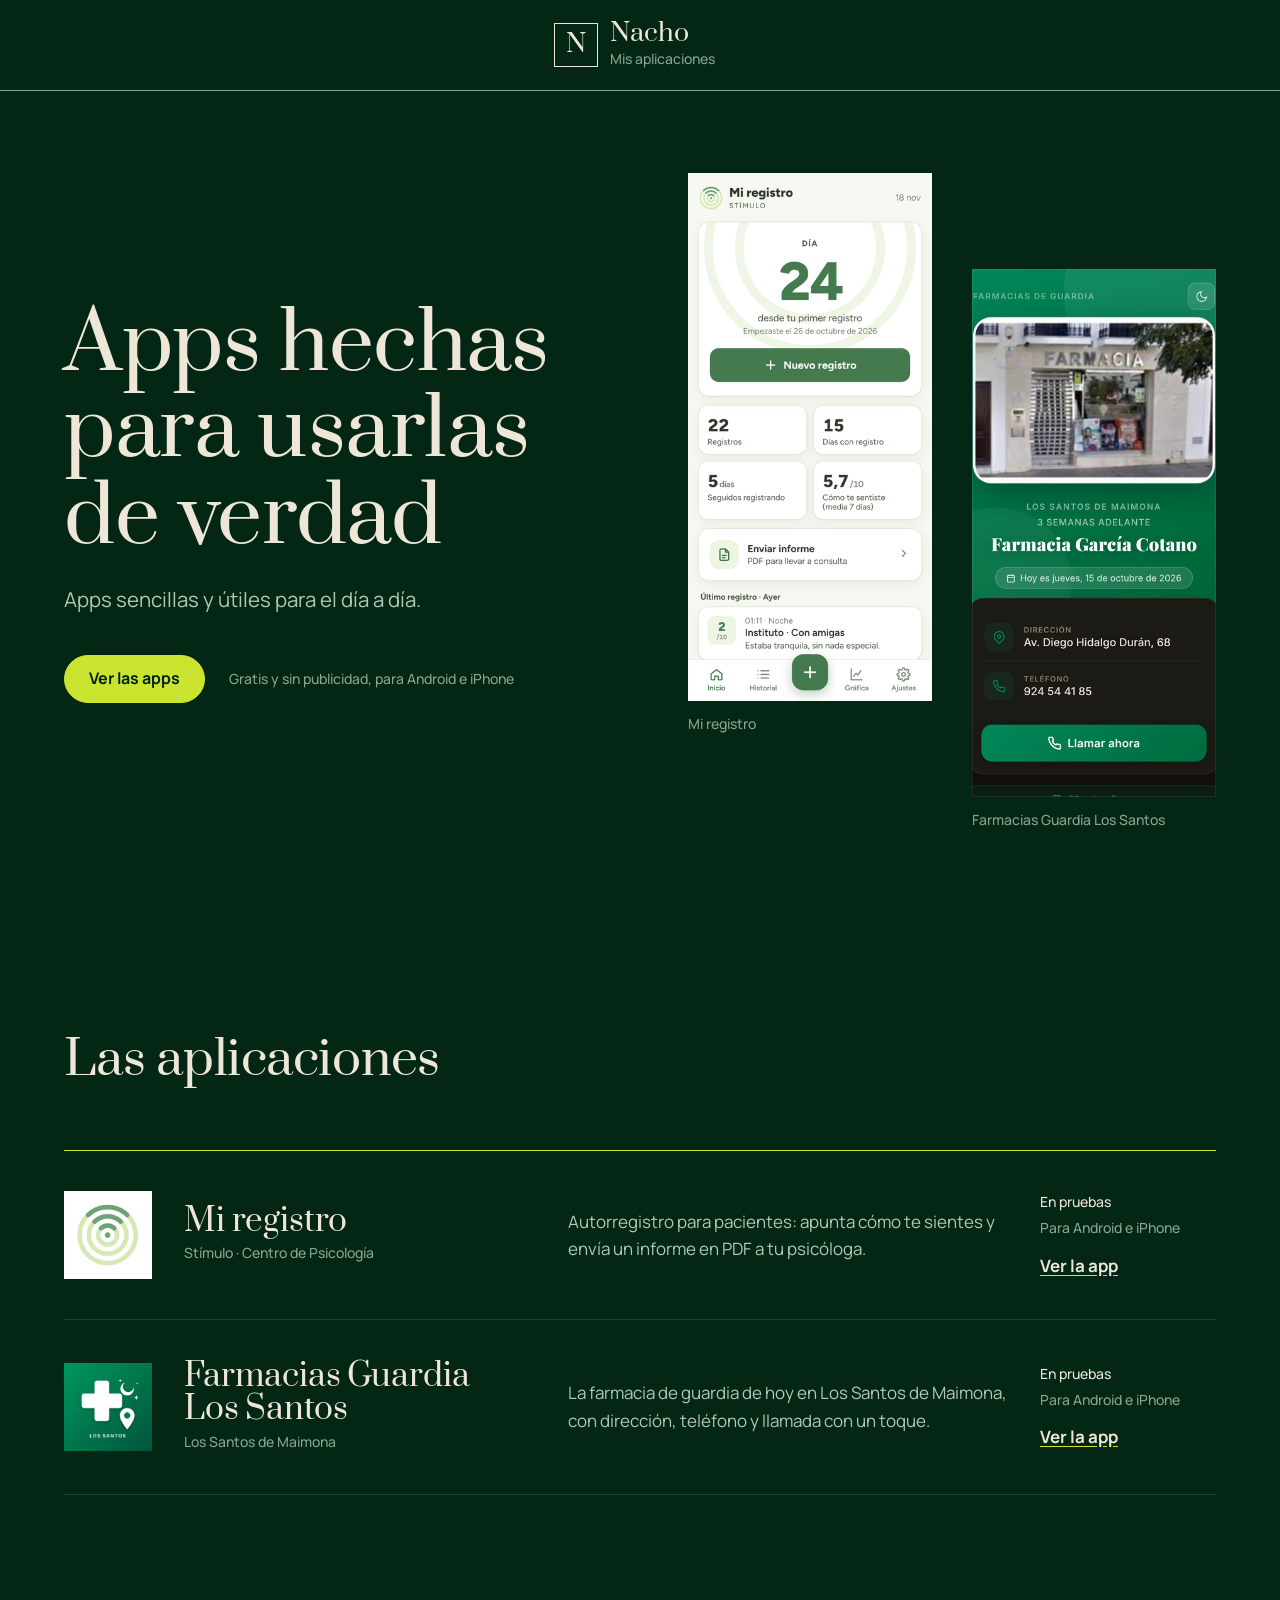
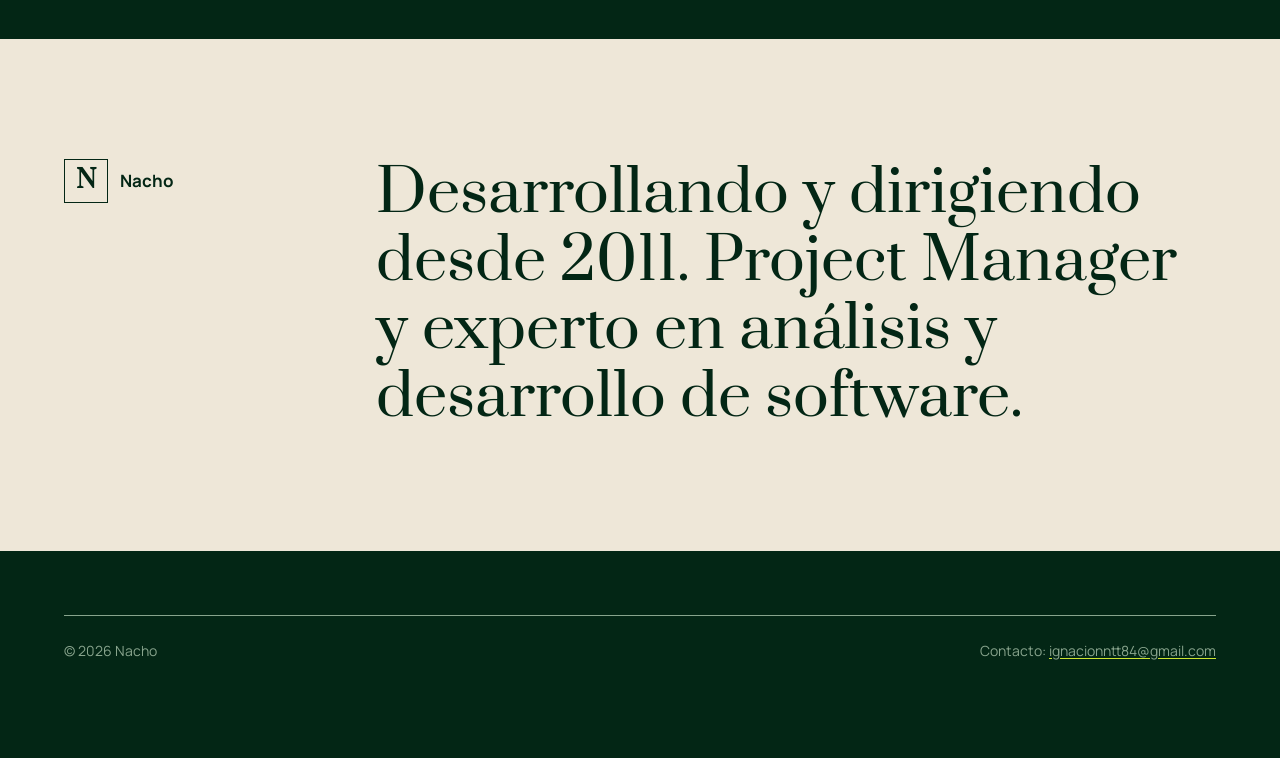
<file: index.html>
<!DOCTYPE html>
<html lang="es">
<head>
<meta charset="utf-8">
<meta name="viewport" content="width=device-width, initial-scale=1">
<title>Mis aplicaciones</title>
<meta name="description" content="Aplicaciones para Android e iPhone: descárgalas gratis.">
<link rel="icon" href="img/favicon.png">
<link rel="preload" href="fonts/prata-latin-400-normal.woff2" as="font" type="font/woff2" crossorigin>
<link rel="stylesheet" href="css/site.css">
</head>
<body data-page="home">
<header class="top">
  <div class="container">
    <a class="brand" href="./"><span class="mono" data-mono aria-hidden="true">N</span><span class="brand-name"><b data-owner>Nacho</b><span data-sitetitle>Mis aplicaciones</span></span></a>
  </div>
</header>

<main>
  <section class="hero">
    <div class="container hero-grid">
      <div>
        <h1>Apps hechas para usarlas de verdad</h1>
        <p class="lead" id="tagline">Apps sencillas y útiles para el día a día.</p>
        <div class="actions">
          <a class="btn btn--primary" href="#apps">Ver las apps</a>
          <span class="fine">Gratis y sin publicidad, para Android e iPhone</span>
        </div>
      </div>
      <div class="screens">
        <figure><img src="apps/mi-registro/captura-1.png" width="388" height="840" alt="Pantalla de inicio de Mi registro" fetchpriority="high"><figcaption>Mi registro</figcaption></figure>
        <figure><img src="apps/farmacias-guardia/captura-4.png" width="432" height="840" alt="La farmacia de guardia en Farmacias Guardia Los Santos"><figcaption>Farmacias Guardia Los Santos</figcaption></figure>
      </div>
    </div>
  </section>

  <section class="apps">
    <div class="container">
      <div class="apps-head">
        <h2>Las aplicaciones</h2>
      </div>
      <div class="index" id="apps">
        <noscript>
          <a class="row" href="app.html?id=mi-registro"><span></span><div><h3>Mi registro</h3></div><p class="desc">Autorregistro para pacientes.</p><div class="end"><span class="go">Ver la app</span></div></a>
          <a class="row" href="app.html?id=farmacias-guardia"><span></span><div><h3>Farmacias Guardia Los Santos</h3></div><p class="desc">La farmacia de guardia de hoy en Los Santos de Maimona.</p><div class="end"><span class="go">Ver la app</span></div></a>
        </noscript>
      </div>
    </div>
  </section>

  <section class="about">
    <div class="container about-grid">
      <p class="who"><span class="mono" data-mono aria-hidden="true">N</span><span data-owner>Nacho</span></p>
      <p class="about-text" id="aboutText">Desarrollando y dirigiendo desde 2011. Project Manager y experto en análisis y desarrollo de software.</p>
    </div>
  </section>
</main>

<footer>
  <div class="container"><div class="foot"><span>© <span id="year">2026</span> <span data-owner>Nacho</span></span><span id="contact"></span></div></div>
</footer>
<script src="js/apps.js"></script>
<script src="js/site.js"></script>
</body>
</html>
</file>
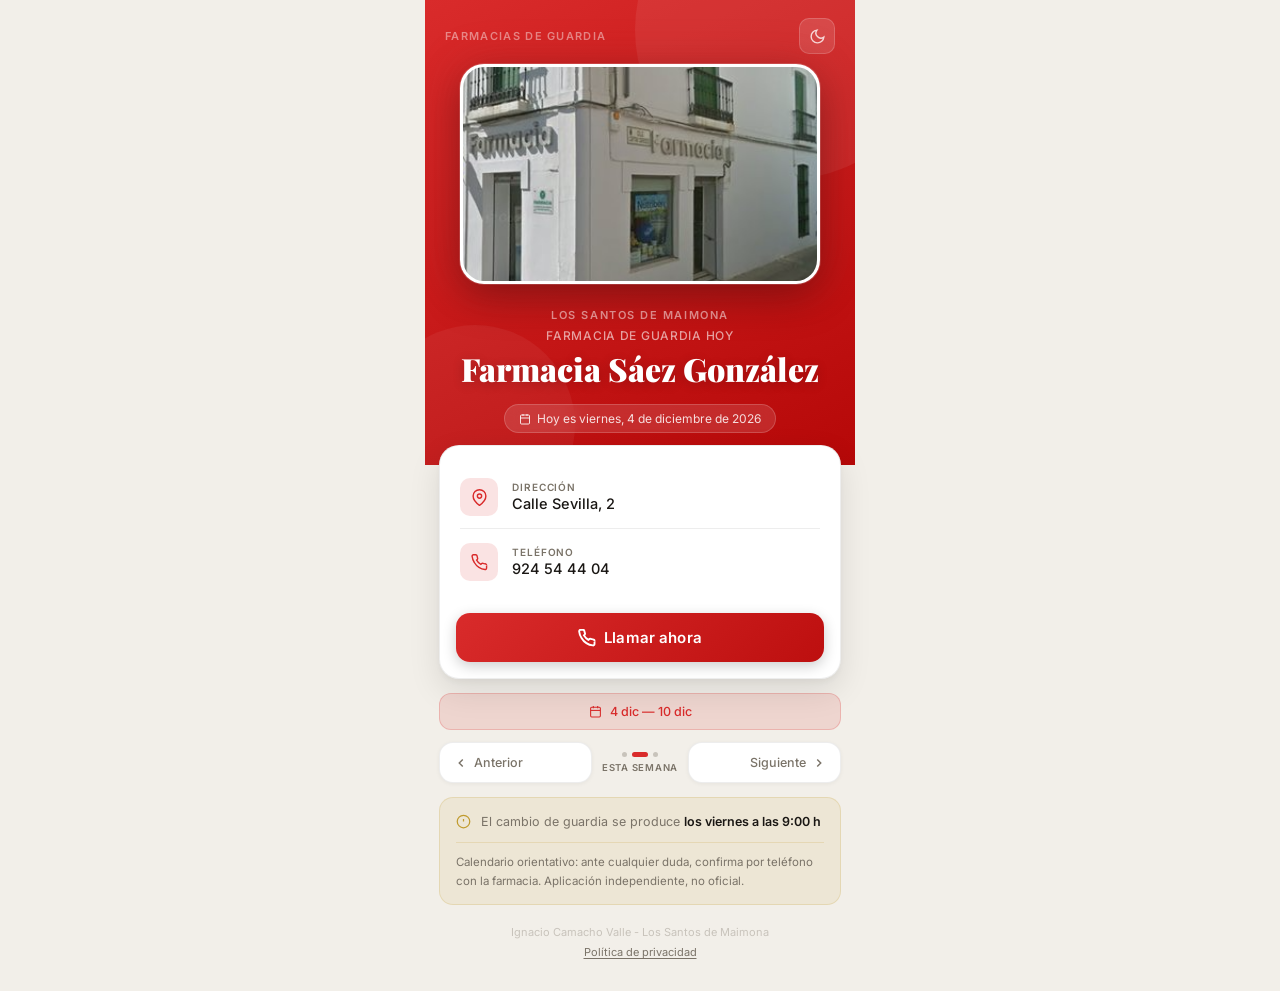
<file: farmacias/app/index.html>
<!DOCTYPE html>
<html lang="es" data-theme="light">
<head>
  <meta charset="UTF-8">
  <meta name="viewport" content="width=device-width, initial-scale=1.0">
  <meta name="theme-color" content="#00955D">
  <meta name="apple-mobile-web-app-capable" content="yes">
  <meta name="apple-mobile-web-app-title" content="Farmacias">
  <link rel="manifest" href="manifest.webmanifest">
  <link rel="icon" href="icons/icon-192.png">
  <link rel="apple-touch-icon" href="icons/apple-touch-icon.png">
  <title>Farmacia de Guardia · Los Santos de Maimona</title>
  <style>
    /* Tipografías incluidas en la app (licencia SIL OFL): sin conexión a Google Fonts */
    @font-face { font-family: 'Playfair Display'; font-style: normal; font-weight: 700; font-display: swap; src: url('fonts/playfair-display-latin-700-normal.woff2') format('woff2'); }
    @font-face { font-family: 'Playfair Display'; font-style: normal; font-weight: 900; font-display: swap; src: url('fonts/playfair-display-latin-900-normal.woff2') format('woff2'); }
    @font-face { font-family: 'Inter'; font-style: normal; font-weight: 300; font-display: swap; src: url('fonts/inter-latin-300-normal.woff2') format('woff2'); }
    @font-face { font-family: 'Inter'; font-style: normal; font-weight: 400; font-display: swap; src: url('fonts/inter-latin-400-normal.woff2') format('woff2'); }
    @font-face { font-family: 'Inter'; font-style: normal; font-weight: 500; font-display: swap; src: url('fonts/inter-latin-500-normal.woff2') format('woff2'); }
    @font-face { font-family: 'Inter'; font-style: normal; font-weight: 600; font-display: swap; src: url('fonts/inter-latin-600-normal.woff2') format('woff2'); }

    :root {
      --serif: 'Playfair Display', Georgia, serif;
      --sans:  'Inter', system-ui, sans-serif;
      --ease:  cubic-bezier(0.16, 1, 0.3, 1);
      --bg:      #F2EFE9;
      --surface: #FFFFFF;
      --text:    #1A1714;
      --muted:   #7A7368;
      --faint:   #C8C3BB;
      --border:  rgba(0,0,0,0.07);
      --gold:    #C09B2E;
      --gold-bg: rgba(192,155,46,0.10);
    }
    [data-theme="dark"] {
      --bg:      #121009;
      --surface: #1C1A14;
      --text:    #EDE9DF;
      --muted:   #8A8375;
      --faint:   #302D27;
      --border:  rgba(255,255,255,0.07);
      --gold:    #D4AA3E;
      --gold-bg: rgba(212,170,62,0.10);
    }

    *, *::before, *::after { box-sizing: border-box; margin: 0; padding: 0; }
    html { -webkit-font-smoothing: antialiased; }
    body {
      font-family: var(--sans);
      background: var(--bg);
      color: var(--text);
      min-height: 100dvh;
      display: flex;
      justify-content: center;
    }
    .app {
      width: 100%;
      max-width: 430px;
      min-height: 100dvh;
      display: flex;
      flex-direction: column;
      padding-bottom: 32px;
    }

    /* ══ HERO ══ */
    .hero {
      position: relative;
      overflow: hidden;
      transition: background 500ms var(--ease);
      padding-bottom: 32px;
    }

    /* Círculos decorativos */
    .hero-deco {
      position: absolute;
      border-radius: 50%;
      pointer-events: none;
    }
    .hero-deco-1 {
      width: 300px; height: 300px;
      top: -120px; right: -80px;
      background: rgba(255,255,255,0.07);
    }
    .hero-deco-2 {
      width: 200px; height: 200px;
      bottom: -60px; left: -50px;
      background: rgba(255,255,255,0.05);
    }

    /* Top bar: solo botón tema, alineado a la derecha */
    .hero-topbar {
      display: flex;
      justify-content: space-between;
      align-items: center;
      padding: 18px 20px 0;
      position: relative;
      z-index: 2;
    }
    .hero-app-label {
      font-size: 11px;
      font-weight: 600;
      letter-spacing: 0.12em;
      text-transform: uppercase;
      color: rgba(255,255,255,0.45);
    }
    .theme-btn {
      width: 36px; height: 36px;
      border-radius: 10px;
      background: rgba(255,255,255,0.12);
      border: 1px solid rgba(255,255,255,0.18);
      color: rgba(255,255,255,0.8);
      display: flex; align-items: center; justify-content: center;
      cursor: pointer;
      transition: background 150ms;
    }
    .theme-btn:hover { background: rgba(255,255,255,0.22); }

/* IMAGEN DE FACHADA — protagonista central */
    .hero-escudo-wrap {
      display: flex;
      justify-content: center;
      align-items: center;
      padding: 10px 20px 24px; /* Ajustamos márgenes para dar respiro */
      position: relative;
      z-index: 2;
    }
    .hero-escudo {
      width: 100%;           /* Ocupa todo el ancho disponible */
      max-width: 360px;      /* Tope máximo para mantener proporciones */
      height: 220px;         /* Formato apaisado ideal para fachadas */
      border-radius: 24px;   /* Esquinas redondeadas estilo tarjeta, no círculo */
      overflow: hidden;
      border: 3px solid rgba(255,255,255,0.4);
      box-shadow:
        0 0 0 1px rgba(255,255,255,0.12),
        0 16px 40px rgba(0,0,0,0.25),
        0 8px 16px rgba(0,0,0,0.15);
      background: white;
      flex-shrink: 0;
      transition: box-shadow 500ms var(--ease);
    }
    .hero-escudo img {
      width: 100%;
      height: 100%;
      object-fit: cover;     /* Rellena el espacio sin distorsionar la foto */
      object-position: center;
      /* Se elimina el scale() para no recortar la imagen de más */
    }

    /* Texto bajo el escudo */
    .hero-body {
      text-align: center;
      padding: 0 24px;
      position: relative;
      z-index: 2;
    }
    .hero-loc {
      font-size: 11px;
      font-weight: 600;
      letter-spacing: 0.14em;
      text-transform: uppercase;
      color: rgba(255,255,255,0.5);
      margin-bottom: 6px;
    }
    .hero-eyebrow {
      font-size: 12px;
      font-weight: 500;
      letter-spacing: 0.06em;
      text-transform: uppercase;
      color: rgba(255,255,255,0.6);
      margin-bottom: 8px;
    }
    .hero-name {
      font-family: var(--serif);
      font-size: clamp(1.5rem, 6vw, 2rem);
      font-weight: 900;
      line-height: 1.1;
      color: #fff;
      margin-bottom: 18px;
      text-shadow: 0 2px 12px rgba(0,0,0,0.2);
    }
    .hero-date {
      display: inline-flex;
      align-items: center;
      gap: 6px;
      background: rgba(255,255,255,0.12);
      border: 1px solid rgba(255,255,255,0.18);
      border-radius: 999px;
      padding: 6px 14px;
      font-size: 12px;
      color: rgba(255,255,255,0.85);
      backdrop-filter: blur(8px);
    }
    .hero-date svg { width: 12px; height: 12px; flex-shrink: 0; }

    /* ══ TARJETA FLOTANTE INFO ══ */
    .info-card {
      background: var(--surface);
      margin: -20px 14px 0;
      border-radius: 20px;
      box-shadow: 0 4px 6px rgba(0,0,0,0.04), 0 12px 32px rgba(0,0,0,0.10);
      border: 1px solid var(--border);
      overflow: hidden;
      position: relative;
      z-index: 2;
    }
    .info-rows {
      padding: 20px 20px 4px;
      display: flex;
      flex-direction: column;
      gap: 2px;
    }
    .info-row {
      display: flex;
      align-items: center;
      gap: 14px;
      padding: 12px 0;
      border-bottom: 1px solid var(--border);
    }
    .info-row:last-child { border-bottom: none; }
    .info-icon {
      width: 38px; height: 38px;
      border-radius: 10px;
      display: flex; align-items: center; justify-content: center;
      flex-shrink: 0;
    }
    .info-icon svg { width: 17px; height: 17px; }
    .info-label {
      font-size: 10px;
      font-weight: 600;
      letter-spacing: 0.09em;
      text-transform: uppercase;
      color: var(--muted);
    }
    .info-val {
      font-size: 14.5px;
      font-weight: 500;
      color: var(--text);
      line-height: 1.35;
      margin-top: 1px;
    }
    .btn-call {
      display: flex;
      align-items: center;
      justify-content: center;
      gap: 8px;
      margin: 16px;
      padding: 15px;
      border-radius: 14px;
      font-family: var(--sans);
      font-size: 15px;
      font-weight: 600;
      color: #fff;
      text-decoration: none;
      letter-spacing: 0.01em;
      transition: 150ms var(--ease);
      box-shadow: 0 4px 14px rgba(0,0,0,0.2);
    }
    .btn-call svg { width: 18px; height: 18px; }
    .btn-call:hover { filter: brightness(1.1); transform: translateY(-1px); }
    .btn-call:active { transform: translateY(0); filter: brightness(0.95); }

    /* ══ WEEK BADGE ══ */
    .week-badge {
      display: flex;
      align-items: center;
      justify-content: center;
      gap: 8px;
      margin: 14px 14px 0;
      padding: 10px 16px;
      border-radius: 12px;
      font-size: 12.5px;
      font-weight: 500;
      border: 1.5px solid;
    }
    .week-badge svg { width: 13px; height: 13px; flex-shrink: 0; }

    /* ══ NAV SEMANAS ══ */
    .week-nav {
      display: grid;
      grid-template-columns: 1fr auto 1fr;
      gap: 10px;
      align-items: center;
      padding: 12px 14px 0;
    }
    .nav-btn {
      display: flex;
      align-items: center;
      gap: 6px;
      padding: 12px 14px;
      background: var(--surface);
      border: 1px solid var(--border);
      border-radius: 14px;
      font-family: var(--sans);
      font-size: 12.5px;
      font-weight: 500;
      color: var(--muted);
      cursor: pointer;
      transition: 140ms var(--ease);
      box-shadow: 0 1px 4px rgba(0,0,0,0.05);
      white-space: nowrap;
    }
    .nav-btn:hover { color: var(--text); box-shadow: 0 2px 10px rgba(0,0,0,0.10); transform: translateY(-1px); }
    .nav-btn:active { transform: translateY(0); }
    .nav-btn svg { width: 14px; height: 14px; flex-shrink: 0; }
    .nav-btn.right { justify-content: flex-end; }
    .nav-center {
      display: flex; flex-direction: column; align-items: center; gap: 5px;
    }
    .nav-dots { display: flex; gap: 5px; }
    .dot {
      width: 5px; height: 5px;
      border-radius: 50%;
      background: var(--faint);
      transition: 250ms var(--ease);
    }
    .dot.on { width: 16px; border-radius: 3px; }
    .nav-lbl {
      font-size: 9.5px; font-weight: 600;
      letter-spacing: 0.08em; text-transform: uppercase; color: var(--muted);
    }

    /* ══ NOTA ══ */
    .note {
      margin: 14px 14px 0;
      padding: 14px 16px;
      background: var(--gold-bg);
      border: 1px solid rgba(192,155,46,0.2);
      border-radius: 14px;
    }
    .note-inner {
      display: flex; gap: 10px; align-items: flex-start;
    }
    .note svg {
      width: 15px; height: 15px;
      color: var(--gold); flex-shrink: 0; margin-top: 2px;
    }
    .note p {
      font-size: 12.5px; color: var(--muted); line-height: 1.6;
    }
    .note strong { color: var(--text); font-weight: 600; }
    .note .note-aviso {
      margin-top: 10px; padding-top: 10px;
      border-top: 1px solid rgba(192,155,46,0.2);
      font-size: 11.5px;
    }

    .footer {
      text-align: center; font-size: 11px; color: var(--faint);
      padding: 20px 16px 0;
    }
    .footer a.privacy-link {
      display: inline-block; margin-top: 6px; color: var(--muted);
      text-decoration: underline; text-underline-offset: 2px;
    }

    /* ══ ANIMACIONES ══ */
    @keyframes fadeUp {
      from { opacity: 0; transform: translateY(14px); }
      to   { opacity: 1; transform: translateY(0); }
    }
    .hero { animation: fadeUp 0.5s var(--ease) both; }
    .info-card { animation: fadeUp 0.55s 0.06s var(--ease) both; }
    .hero.pop { animation: fadeUp 0.32s var(--ease) both; }
    .info-card.pop { animation: fadeUp 0.32s 0.04s var(--ease) both; }
    @media (prefers-reduced-motion: reduce) {
      * { animation: none !important; transition-duration: 0.01ms !important; }
    }
  </style>
</head>
<body>
<div class="app">

  <!-- HERO -->
  <div class="hero" id="hero">
    <div class="hero-deco hero-deco-1"></div>
    <div class="hero-deco hero-deco-2"></div>

    <div class="hero-topbar">
      <span class="hero-app-label">Farmacias de Guardia</span>
      <button class="theme-btn" id="themeBtn" aria-label="Cambiar tema">
        <svg id="themeIcon" width="17" height="17" viewBox="0 0 24 24" fill="none" stroke="currentColor" stroke-width="2">
          <path d="M21 12.79A9 9 0 1 1 11.21 3 7 7 0 0 0 21 12.79z"/>
        </svg>
      </button>
    </div>

    <!-- IMAGEN FARMACIA -->
    <div class="hero-escudo-wrap">
      <div class="hero-escudo" id="heroEscudo">
        <img id="imagenFarmacia" src="" alt="Fachada de la farmacia">
      </div>
    </div>

    <!-- Texto -->
    <div class="hero-body">
      <div class="hero-loc">Los Santos de Maimona</div>
      <div class="hero-eyebrow" id="heroEyebrow">Farmacia de guardia hoy</div>
      <div class="hero-name" id="heroName">—</div>
      <div class="hero-date">
        <svg viewBox="0 0 24 24" fill="none" stroke="currentColor" stroke-width="2">
          <rect x="3" y="4" width="18" height="18" rx="2"/>
          <line x1="16" y1="2" x2="16" y2="6"/><line x1="8" y1="2" x2="8" y2="6"/>
          <line x1="3" y1="10" x2="21" y2="10"/>
        </svg>
        <span id="dateText"></span>
      </div>
    </div>
  </div>

  <!-- TARJETA INFO -->
  <div class="info-card" id="infoCard">
    <div class="info-rows">
      <div class="info-row">
        <div class="info-icon" id="iconAddr">
          <svg viewBox="0 0 24 24" fill="none" stroke="currentColor" stroke-width="2">
            <path d="M21 10c0 7-9 13-9 13s-9-6-9-13a9 9 0 0 1 18 0z"/>
            <circle cx="12" cy="10" r="3"/>
          </svg>
        </div>
        <div>
          <div class="info-label">Dirección</div>
          <div class="info-val" id="cardAddr">—</div>
        </div>
      </div>
      <div class="info-row">
        <div class="info-icon" id="iconPhone">
          <svg viewBox="0 0 24 24" fill="none" stroke="currentColor" stroke-width="2">
            <path d="M22 16.92v3a2 2 0 0 1-2.18 2 19.79 19.79 0 0 1-8.63-3.07A19.5 19.5 0 0 1 4.69 12 19.79 19.79 0 0 1 1.59 3.38 2 2 0 0 1 3.56 1h3a2 2 0 0 1 2 1.72 12.84 12.84 0 0 0 .7 2.81 2 2 0 0 1-.45 2.11L7.91 8.54a16 16 0 0 0 6 6l.91-.91a2 2 0 0 1 2.11-.45 12.84 12.84 0 0 0 2.81.7A2 2 0 0 1 22 16h-.08"/>
          </svg>
        </div>
        <div>
          <div class="info-label">Teléfono</div>
          <div class="info-val" id="cardPhone">—</div>
        </div>
      </div>
    </div>
    <a class="btn-call" id="btnCall" href="#">
      <svg viewBox="0 0 24 24" fill="none" stroke="currentColor" stroke-width="2.5">
        <path d="M22 16.92v3a2 2 0 0 1-2.18 2 19.79 19.79 0 0 1-8.63-3.07A19.5 19.5 0 0 1 4.69 12 19.79 19.79 0 0 1 1.59 3.38 2 2 0 0 1 3.56 1h3a2 2 0 0 1 2 1.72 12.84 12.84 0 0 0 .7 2.81 2 2 0 0 1-.45 2.11L7.91 8.54a16 16 0 0 0 6 6l.91-.91a2 2 0 0 1 2.11-.45 12.84 12.84 0 0 0 2.81.7A2 2 0 0 1 22 16h-.08"/>
      </svg>
      Llamar ahora
    </a>
  </div>

  <!-- WEEK BADGE -->
  <div class="week-badge" id="weekBadge">
    <svg viewBox="0 0 24 24" fill="none" stroke="currentColor" stroke-width="2">
      <rect x="3" y="4" width="18" height="18" rx="2"/>
      <line x1="16" y1="2" x2="16" y2="6"/><line x1="8" y1="2" x2="8" y2="6"/>
      <line x1="3" y1="10" x2="21" y2="10"/>
    </svg>
    <span id="weekRange">—</span>
  </div>

  <!-- NAV SEMANAS -->
  <div class="week-nav">
    <button class="nav-btn" onclick="changeWeek(-1)">
      <svg viewBox="0 0 24 24" fill="none" stroke="currentColor" stroke-width="2.5"><polyline points="15 18 9 12 15 6"/></svg>
      Anterior
    </button>
    <div class="nav-center">
      <div class="nav-dots">
        <div class="dot" id="d0"></div>
        <div class="dot on" id="d1"></div>
        <div class="dot" id="d2"></div>
      </div>
      <div class="nav-lbl" id="navLbl">Esta semana</div>
    </div>
    <button class="nav-btn right" onclick="changeWeek(1)">
      Siguiente
      <svg viewBox="0 0 24 24" fill="none" stroke="currentColor" stroke-width="2.5"><polyline points="9 18 15 12 9 6"/></svg>
    </button>
  </div>

  <!-- NOTA -->
  <div class="note">
    <div class="note-inner">
      <svg viewBox="0 0 24 24" fill="none" stroke="currentColor" stroke-width="2">
        <circle cx="12" cy="12" r="10"/>
        <line x1="12" y1="8" x2="12" y2="12"/>
        <line x1="12" y1="16" x2="12.01" y2="16"/>
      </svg>
      <p>El cambio de guardia se produce <strong>los viernes a las 9:00&nbsp;h</strong></p>
    </div>
    <p class="note-aviso">Calendario orientativo: ante cualquier duda, confirma por teléfono con la farmacia. Aplicación independiente, no oficial.</p>
  </div>

  <div class="footer">Ignacio Camacho Valle - Los Santos de Maimona<br><a class="privacy-link" href="https://sites.google.com/view/farmacias-guardia-privacidad" target="_blank" rel="noopener">Política de privacidad</a></div>
</div>

<script>
const farmacias = {
  amarillo: { 
    name:"Farmacia Beatriz Gómez Munuera", 
    addr:"Calle Sevilla, 15", 
    phone:"924 54 48 08", 
    color:"#E07B00", 
    light:"rgba(224,123,0,0.13)", 
    soft:"rgba(224,123,0,0.2)",
    imagen: "assets/gomez munuera.jpg"
  },
  verde: { 
    name:"Farmacia García Cotano", 
    addr:"Av. Diego Hidalgo Durán, 68", 
    phone:"924 54 41 85", 
    color:"#00875A", 
    light:"rgba(0,135,90,0.13)", 
    soft:"rgba(0,135,90,0.2)",
    imagen: "assets/garcia cotano.jpg"
  },
  rojo: { 
    name:"Farmacia Sáez González", 
    addr:"Calle Sevilla, 2", 
    phone:"924 54 44 04", 
    color:"#D92B2B", 
    light:"rgba(217,43,43,0.13)", 
    soft:"rgba(217,43,43,0.2)",
    imagen: "assets/saez fajardo.png"
  },
  azul: { 
    name:"Farmacia Manuel Fernández Mena", 
    addr:"Calle Mérida, 81", 
    phone:"924 57 13 18", 
    color:"#1B4FD8", 
    light:"rgba(27,79,216,0.13)", 
    soft:"rgba(27,79,216,0.2)",
    imagen: "assets/fernandez mena.jpg"
  },
};

const ordenRotacion = ['rojo', 'azul', 'amarillo', 'verde'];

// Generación automática de guardias hasta el año indicado
function generarGuardias(anioFin) {
  const guardiasGeneradas = [];

  // Arrancamos el ciclo en el último viernes de 2025 (26 de diciembre)
  let fechaActual = new Date(2025, 11, 26); 
  let indiceFarmacia = 3; // 'verde'

  const formatoFecha = (d) => {
    const anio = d.getFullYear();
    const mes = String(d.getMonth() + 1).padStart(2, '0');
    const dia = String(d.getDate()).padStart(2, '0');
    return `${anio}-${mes}-${dia}`;
  };

  while (fechaActual.getFullYear() <= anioFin) {
    let fechaFin = new Date(fechaActual);
    fechaFin.setDate(fechaActual.getDate() + 6); // Acaba el jueves

    guardiasGeneradas.push([
      formatoFecha(fechaActual),
      formatoFecha(fechaFin),
      ordenRotacion[indiceFarmacia % ordenRotacion.length]
    ]);

    // Avanzamos 7 días al siguiente viernes
    fechaActual.setDate(fechaActual.getDate() + 7);
    indiceFarmacia++;
  }

  return guardiasGeneradas;
}

// Calculamos automáticamente los próximos años
const guardias = generarGuardias(2035);

let offset = 0;
function toISO(d) { return d.toISOString().slice(0,10); }

// Solución para parseo local exacto
function parseISO(s) { 
  const [y,m,d] = s.split('-').map(Number); 
  return new Date(y, m-1, d); 
}

// La guardia cambia los viernes a las 9:00 h: restamos 9 horas para que
// el viernes entre las 0:00 y las 8:59 siga mostrándose la farmacia saliente.
const HORA_CAMBIO_GUARDIA = 9;
function getViewDate() {
  const d = new Date();
  d.setDate(d.getDate() + offset * 7);
  d.setHours(d.getHours() - HORA_CAMBIO_GUARDIA);
  return d;
}

function findGuardia(iso) { 
  return guardias.find(([i,f]) => iso >= i && iso <= f) || null; 
}

function fmtLong(d) { 
  return d.toLocaleDateString('es-ES', {weekday:'long', day:'numeric', month:'long', year:'numeric'}); 
}

function fmtShort(d) { 
  return d.toLocaleDateString('es-ES', {day:'numeric', month:'short'}); 
}

function darken(hex, pct) {
  const n = parseInt(hex.slice(1), 16);
  const r = Math.max(0, (n>>16) - pct), 
        g = Math.max(0, ((n>>8)&0xff) - pct), 
        b = Math.max(0, (n&0xff) - pct);
  return '#' + (r<<16 | g<<8 | b).toString(16).padStart(6, '0');
}

function render() {
  document.getElementById('dateText').textContent = `Hoy es ${fmtLong(new Date())}`;
  
  const fechaVista = getViewDate();
  // Al buscar el turno, compensamos el desfase horario si se busca a medianoche en el toISO
  // Construyendo manualmente la fecha ISO local evitamos bugs
  const anio = fechaVista.getFullYear();
  const mes = String(fechaVista.getMonth() + 1).padStart(2, '0');
  const dia = String(fechaVista.getDate()).padStart(2, '0');
  const isoLocal = `${anio}-${mes}-${dia}`;
  
  const g = findGuardia(isoLocal);
  if (!g) return;
  const [ini, fin, key] = g;
  const f = farmacias[key];

  // Eyebrow
  const e = offset === 0 ? 'Farmacia de guardia hoy' : offset === 1 ? 'Semana siguiente' : offset === -1 ? 'Semana anterior' : offset > 1 ? `${offset} semanas adelante` : `${Math.abs(offset)} semanas atrás`;
  document.getElementById('heroEyebrow').textContent = e;
  document.getElementById('heroName').textContent = f.name;

  // NUEVO: Asignar imagen dinámica
  document.getElementById('imagenFarmacia').src = f.imagen;

  // Fondo hero
  document.getElementById('hero').style.background =
    `linear-gradient(155deg, ${f.color} 0%, ${darken(f.color,35)} 100%)`;

  // Glow escudo
  document.getElementById('heroEscudo').style.boxShadow =
    `0 0 0 1px rgba(255,255,255,0.15), 0 12px 40px rgba(0,0,0,0.35), 0 0 40px ${f.color}60`;

  // Info
  ['iconAddr','iconPhone'].forEach(id => {
    document.getElementById(id).style.background = f.light;
    document.getElementById(id).style.color = f.color;
  });
  document.getElementById('cardAddr').textContent = f.addr;
  document.getElementById('cardPhone').textContent = f.phone;

  const btn = document.getElementById('btnCall');
  btn.style.background = `linear-gradient(135deg, ${f.color}, ${darken(f.color,28)})`;
  btn.href = `tel:${f.phone.replace(/\s/g,'')}`;

  const badge = document.getElementById('weekBadge');
  badge.style.color = f.color;
  badge.style.borderColor = f.soft;
  badge.style.background = f.light;
  document.getElementById('weekRange').textContent = `${fmtShort(parseISO(ini))} — ${fmtShort(parseISO(fin))}`;

  ['d0','d1','d2'].forEach((id,i) => {
    const on = (i===0 && offset<0) || (i===1 && offset===0) || (i===2 && offset>0);
    const el = document.getElementById(id);
    el.classList.toggle('on', on);
    el.style.background = on ? f.color : '';
  });
  
  document.getElementById('navLbl').textContent =
    offset === 0 ? 'Esta semana' : offset === 1 ? 'Siguiente' : offset === -1 ? 'Anterior' : offset > 0 ? `+${offset} sem.` : `${offset} sem.`;
}

function changeWeek(d) {
  offset += d;
  ['hero','infoCard'].forEach(id => {
    const el = document.getElementById(id);
    el.classList.remove('pop'); void el.offsetWidth; el.classList.add('pop');
  });
  render();
}

(function() {
  const btn = document.getElementById('themeBtn'), icon = document.getElementById('themeIcon');
  const html = document.documentElement;
  let dark = matchMedia('(prefers-color-scheme:dark)').matches;
  html.dataset.theme = dark ? 'dark' : 'light';
  function sync() {
    icon.innerHTML = dark
      ? '<circle cx="12" cy="12" r="5"/><line x1="12" y1="1" x2="12" y2="3"/><line x1="12" y1="21" x2="12" y2="23"/><line x1="4.22" y1="4.22" x2="5.64" y2="5.64"/><line x1="18.36" y1="18.36" x2="19.78" y2="19.78"/><line x1="1" y1="12" x2="3" y2="12"/><line x1="21" y1="12" x2="23" y2="12"/><line x1="4.22" y1="19.78" x2="5.64" y2="18.36"/><line x1="18.36" y1="5.64" x2="19.78" y2="4.22"/>'
      : '<path d="M21 12.79A9 9 0 1 1 11.21 3 7 7 0 0 0 21 12.79z"/>';
  }
  sync();
  btn.addEventListener('click', () => { dark = !dark; html.dataset.theme = dark ? 'dark' : 'light'; sync(); });
})();

render();
</script>
<script>
  // Versión web (iPhone): funciona sin conexión tras la primera visita
  if ("serviceWorker" in navigator && location.protocol === "https:") navigator.serviceWorker.register("sw.js").catch(function(){});
</script>
</body>
</html>
</file>
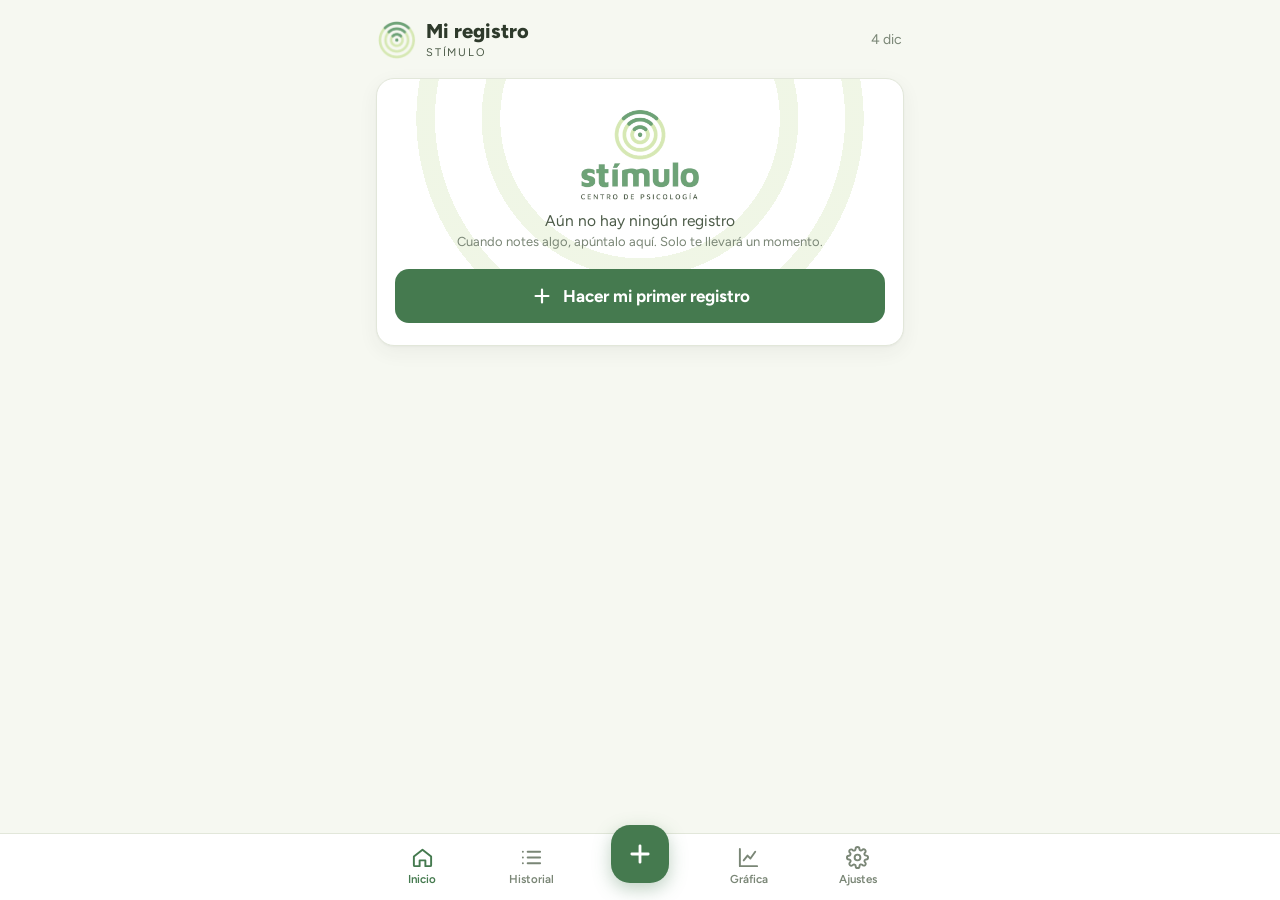
<file: mi-registro/app/index.html>
<!DOCTYPE html>
<html lang="es">
<head>
<meta charset="utf-8">
<meta name="viewport" content="width=device-width, initial-scale=1, viewport-fit=cover">
<meta name="theme-color" content="#F6F8F1">
<meta name="description" content="Autorregistro para pacientes de Stímulo, Centro de Psicología">
<meta name="apple-mobile-web-app-capable" content="yes">
<meta name="apple-mobile-web-app-status-bar-style" content="default">
<meta name="apple-mobile-web-app-title" content="Mi registro">
<title>Mi registro · Stímulo</title>
<link rel="manifest" href="manifest.webmanifest">
<link rel="icon" href="icons/icon-192.png">
<link rel="apple-touch-icon" href="icons/apple-touch-icon.png">
<link rel="stylesheet" href="css/app.css">
</head>
<body>
<div class="wrap">

  <!-- INICIO -->
  <section class="view" id="v-inicio">
    <header class="top">
      <div class="brandbar"><img src="img/logo-mark.png" alt=""><div class="t"><b>Mi registro</b><span>Stímulo</span></div></div>
      <span class="sub" id="todayLbl"></span>
    </header>
    <div class="ios-tip" id="iosTip" hidden>
      <svg viewBox="0 0 24 24" fill="none" stroke="currentColor" stroke-width="2" stroke-linecap="round" stroke-linejoin="round"><path d="M12 3v12M8 7l4-4 4 4"/><path d="M6 11H5a1 1 0 0 0-1 1v8a1 1 0 0 0 1 1h14a1 1 0 0 0 1-1v-8a1 1 0 0 0-1-1h-1"/></svg>
      <div><b>Añádela a tu pantalla de inicio</b>Pulsa Compartir y luego «Añadir a pantalla de inicio». Ábrela siempre desde ese icono para no perder tus registros.</div>
      <button type="button" id="iosTipX" aria-label="Cerrar aviso">×</button>
    </div>
    <div id="inicioBody"></div>
  </section>

  <!-- HISTORIAL -->
  <section class="view" id="v-historial">
    <header class="top"><h1>Historial</h1><span class="sub" id="histCount"></span></header>
    <div id="histBody"></div>
  </section>

  <!-- GRÁFICA -->
  <section class="view" id="v-grafica">
    <header class="top"><h1>Gráfica</h1></header>
    <div class="seg" id="rangeSeg" role="tablist">
      <button data-r="7" class="on">7 días</button>
      <button data-r="30">30 días</button>
      <button data-r="all">Todo</button>
    </div>
    <div id="chartBody"></div>
  </section>

  <!-- AJUSTES -->
  <section class="view" id="v-ajustes">
    <header class="top"><h1>Ajustes</h1></header>

    <div class="card">
      <h2>Informe para tu psicóloga</h2>
      <button class="btn" data-report>
        <svg viewBox="0 0 24 24" fill="none" stroke="currentColor" stroke-width="2" stroke-linecap="round" stroke-linejoin="round"><path d="M14 3H7a2 2 0 0 0-2 2v14a2 2 0 0 0 2 2h10a2 2 0 0 0 2-2V8z"/><path d="M14 3v5h5M9 13h6M9 17h4"/></svg>
        <span>Crear y enviar informe en PDF<small>Elige el periodo y compártelo por correo o WhatsApp</small></span>
      </button>
    </div>

    <div class="card">
      <h2>Datos del informe<small>Aparecen en la portada del PDF. Son opcionales.</small></h2>
      <div class="field"><label for="s-nombre">Tu nombre</label><input type="text" id="s-nombre" maxlength="80" autocomplete="off"></div>
      <div class="field" style="margin-bottom:0"><label for="s-psico">Nombre de tu psicóloga o psicólogo</label><input type="text" id="s-psico" maxlength="80" autocomplete="off"></div>
    </div>

    <div class="card">
      <h2>Copia de seguridad<small>Tus registros se guardan solo en este móvil. Haz una copia si vas a cambiar de teléfono.</small></h2>
      <button class="btn" id="btnBackup">
        <svg viewBox="0 0 24 24" fill="none" stroke="currentColor" stroke-width="2" stroke-linecap="round" stroke-linejoin="round"><path d="M12 3v12M7 10l5 5 5-5M5 21h14"/></svg>
        <span>Guardar copia de seguridad<small>Un archivo con todos tus registros</small></span>
      </button>
      <button class="btn" id="btnRestore">
        <svg viewBox="0 0 24 24" fill="none" stroke="currentColor" stroke-width="2" stroke-linecap="round" stroke-linejoin="round"><path d="M12 21V9M7 14l5-5 5 5M5 3h14"/></svg>
        <span>Recuperar una copia<small>Añade los registros de un archivo de copia</small></span>
      </button>
      <input type="file" id="restoreFile" accept=".json,application/json" hidden>
    </div>

    <div class="card">
      <h2>Borrar</h2>
      <button class="btn danger" id="btnWipe">
        <svg viewBox="0 0 24 24" fill="none" stroke="currentColor" stroke-width="2" stroke-linecap="round" stroke-linejoin="round"><path d="M3 6h18M8 6V4h8v2M6 6l1 14h10l1-14"/></svg>
        <span>Borrar todos los registros<small>No se puede deshacer</small></span>
      </button>
    </div>

    <div class="card about">
      <img src="img/logo-full.png" alt="Stímulo, Centro de Psicología">
      <p>Mi registro <span id="appVersion"></span></p>
      <p>Tus datos no salen de este dispositivo salvo que tú envíes un informe o una copia.</p>
      <p><a href="privacidad.html">Política de privacidad</a></p>
    </div>
  </section>
</div>

<nav class="bar" aria-label="Navegación">
  <div class="in">
    <a href="#inicio" data-v="inicio"><svg viewBox="0 0 24 24" fill="none" stroke="currentColor" stroke-width="2" stroke-linecap="round" stroke-linejoin="round"><path d="M3 11l9-7 9 7v9a1 1 0 0 1-1 1h-5v-6H9v6H4a1 1 0 0 1-1-1z"/></svg>Inicio</a>
    <a href="#historial" data-v="historial"><svg viewBox="0 0 24 24" fill="none" stroke="currentColor" stroke-width="2" stroke-linecap="round" stroke-linejoin="round"><path d="M8 6h13M8 12h13M8 18h13M3 6h.01M3 12h.01M3 18h.01"/></svg>Historial</a>
    <button class="plus" id="navPlus" aria-label="Nuevo registro"><svg viewBox="0 0 24 24" fill="none" stroke="currentColor" stroke-width="2.4" stroke-linecap="round"><path d="M12 5v14M5 12h14"/></svg></button>
    <a href="#grafica" data-v="grafica"><svg viewBox="0 0 24 24" fill="none" stroke="currentColor" stroke-width="2" stroke-linecap="round" stroke-linejoin="round"><path d="M3 3v18h18"/><path d="M7 15l4-5 3 3 5-7"/></svg>Gráfica</a>
    <a href="#ajustes" data-v="ajustes"><svg viewBox="0 0 24 24" fill="none" stroke="currentColor" stroke-width="2" stroke-linecap="round" stroke-linejoin="round"><circle cx="12" cy="12" r="3"/><path d="M19.4 15a1.7 1.7 0 0 0 .3 1.8l.1.1a2 2 0 1 1-2.8 2.8l-.1-.1a1.7 1.7 0 0 0-1.8-.3 1.7 1.7 0 0 0-1 1.5V21a2 2 0 1 1-4 0v-.1a1.7 1.7 0 0 0-1.1-1.5 1.7 1.7 0 0 0-1.8.3l-.1.1a2 2 0 1 1-2.8-2.8l.1-.1a1.7 1.7 0 0 0 .3-1.8 1.7 1.7 0 0 0-1.5-1H3a2 2 0 1 1 0-4h.1a1.7 1.7 0 0 0 1.5-1.1 1.7 1.7 0 0 0-.3-1.8l-.1-.1a2 2 0 1 1 2.8-2.8l.1.1a1.7 1.7 0 0 0 1.8.3H9a1.7 1.7 0 0 0 1-1.5V3a2 2 0 1 1 4 0v.1a1.7 1.7 0 0 0 1 1.5 1.7 1.7 0 0 0 1.8-.3l.1-.1a2 2 0 1 1 2.8 2.8l-.1.1a1.7 1.7 0 0 0-.3 1.8V9a1.7 1.7 0 0 0 1.5 1H21a2 2 0 1 1 0 4h-.1a1.7 1.7 0 0 0-1.5 1z"/></svg>Ajustes</a>
  </div>
</nav>

<!-- Hoja: nuevo / editar registro -->
<div class="overlay" id="sheetWrap">
  <form class="sheet" id="form" autocomplete="off" novalidate>
    <div class="grab"></div>
    <div class="sheet-h">
      <h3 id="sheetTitle">Nuevo registro</h3>
      <button type="button" class="x" data-close aria-label="Cerrar"><svg width="18" height="18" viewBox="0 0 24 24" fill="none" stroke="currentColor" stroke-width="2.4" stroke-linecap="round"><path d="M6 6l12 12M18 6L6 18"/></svg></button>
    </div>
    <div class="field"><label for="f-ts">¿Cuándo fue?</label><input type="datetime-local" id="f-ts"></div>
    <div class="field"><label for="f-donde">¿Dónde estabas?</label><input type="text" id="f-donde" maxlength="80"><div class="chips" id="c-donde"></div></div>
    <div class="field"><label for="f-quien">¿Con quién estabas?</label><input type="text" id="f-quien" maxlength="80"><div class="chips" id="c-quien"></div></div>
    <div class="field"><label for="f-pens">¿Qué pensaste?</label><textarea id="f-pens" maxlength="2000"></textarea></div>
    <div class="field"><label for="f-desp">¿Qué pasó después?</label><textarea id="f-desp" maxlength="2000"></textarea></div>
    <div class="field">
      <span class="lbl">¿Cómo te sentiste?</span>
      <div class="rate" id="rate"></div>
      <div class="rate-l"><span>0 · Mal</span><span>10 · Muy bien</span></div>
      <div class="err" id="rateErr">Elige un número del 0 al 10.</div>
    </div>
    <div class="actions">
      <button type="button" class="del" id="btnDel" hidden>Borrar</button>
      <button type="submit" class="save">Guardar</button>
    </div>
  </form>
</div>

<!-- Hoja: informe PDF -->
<div class="overlay" id="reportWrap">
  <div class="sheet">
    <div class="grab"></div>
    <div class="sheet-h">
      <h3>Informe en PDF</h3>
      <button type="button" class="x" data-close aria-label="Cerrar"><svg width="18" height="18" viewBox="0 0 24 24" fill="none" stroke="currentColor" stroke-width="2.4" stroke-linecap="round"><path d="M6 6l12 12M18 6L6 18"/></svg></button>
    </div>
    <div class="field">
      <span class="lbl">¿Qué periodo quieres enviar?</span>
      <div class="opts" id="repRange">
        <button type="button" class="opt" data-r="7">Últimos 7 días</button>
        <button type="button" class="opt on" data-r="30">Últimos 30 días</button>
        <button type="button" class="opt" data-r="all">Todo</button>
        <button type="button" class="opt" data-r="custom">Elegir fechas</button>
      </div>
      <div class="dates" id="repDates" hidden>
        <div><label for="r-from">Desde</label><input type="date" id="r-from"></div>
        <div><label for="r-to">Hasta</label><input type="date" id="r-to"></div>
      </div>
      <div class="hint" id="repCount"></div>
    </div>
    <div class="field">
      <label class="check"><input type="checkbox" id="r-texts" checked><span>Incluir lo que escribí<small>Pensamientos y qué pasó después, registro a registro</small></span></label>
    </div>
    <div class="err" id="repErr"></div>
    <div class="actions">
      <button type="button" class="save" id="btnMakeReport">
        <svg viewBox="0 0 24 24" fill="none" stroke="currentColor" stroke-width="2" stroke-linecap="round" stroke-linejoin="round"><path d="M4 12v8a2 2 0 0 0 2 2h12a2 2 0 0 0 2-2v-8M16 6l-4-4-4 4M12 2v13"/></svg>
        <span>Crear y compartir</span>
      </button>
    </div>
  </div>
</div>

<!-- Diálogo de confirmación -->
<div class="overlay" id="dlgWrap">
  <div class="dlg" role="dialog" aria-modal="true" aria-labelledby="dlgT">
    <h4 id="dlgT"></h4>
    <p id="dlgP"></p>
    <div class="row"><button class="no" id="dlgNo">Cancelar</button><button class="yes" id="dlgYes">Borrar</button></div>
  </div>
</div>

<div class="toast" id="toast" role="status" aria-live="polite"></div>

<script src="js/vendor/jspdf.umd.min.js" defer></script>
<script type="module" src="js/app.js"></script>
</body>
</html>
</file>
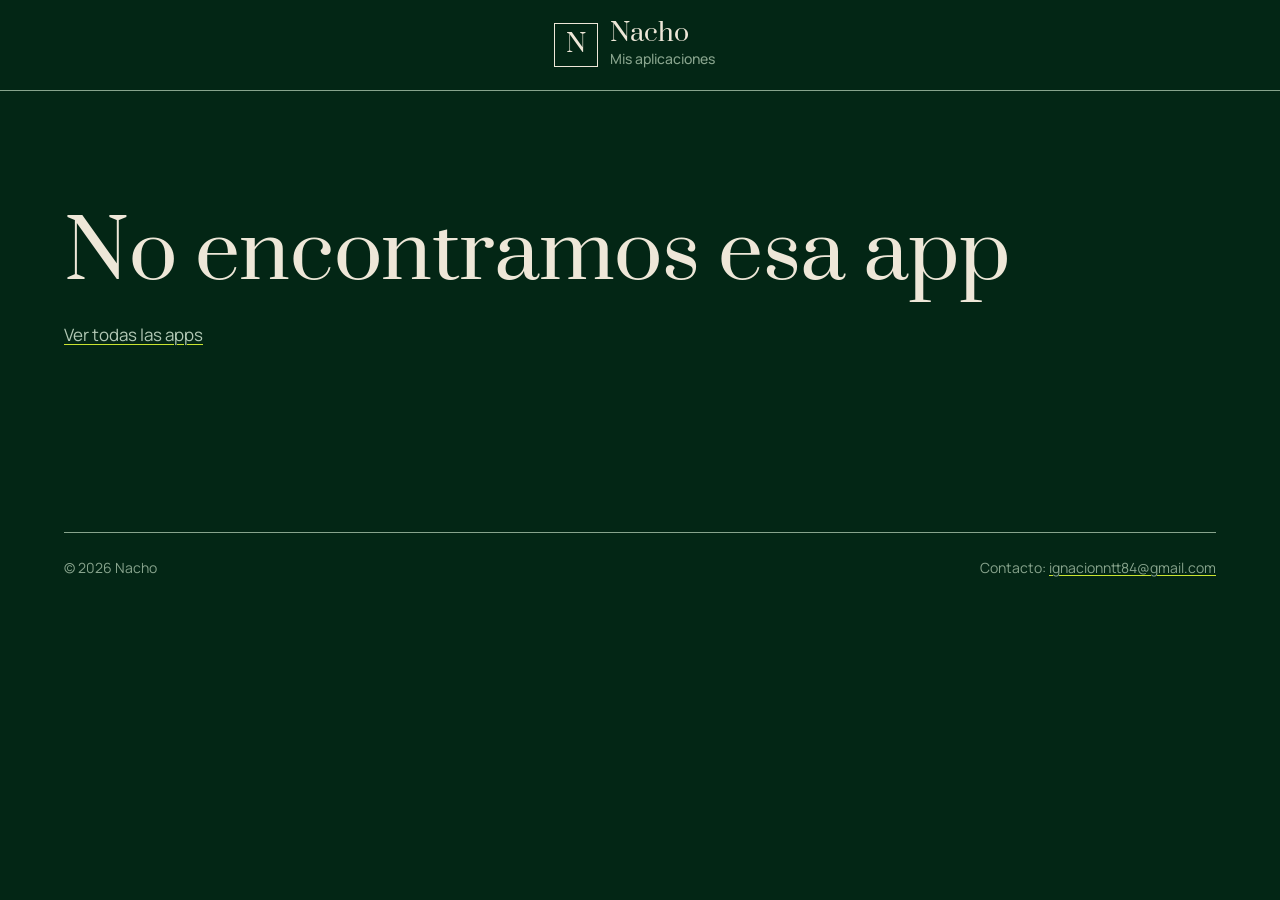
<file: app.html>
<!DOCTYPE html>
<html lang="es">
<head>
<meta charset="utf-8">
<meta name="viewport" content="width=device-width, initial-scale=1">
<title>App</title>
<meta name="description" content="Descarga gratis la app para Android o úsala en el iPhone.">
<link rel="icon" href="img/favicon.png">
<link rel="preload" href="fonts/prata-latin-400-normal.woff2" as="font" type="font/woff2" crossorigin>
<link rel="stylesheet" href="css/site.css">
</head>
<body data-page="app">
<header class="top">
  <div class="container">
    <a class="brand" href="./"><span class="mono" data-mono aria-hidden="true">N</span><span class="brand-name"><b data-owner>Nacho</b><span data-sitetitle>Mis aplicaciones</span></span></a>
  </div>
</header>
<main id="app">
  <noscript><section class="missing"><div class="container"><h1>Activa JavaScript</h1><p>Esta ficha necesita JavaScript para mostrarse. <a href="./">Ver todas las apps</a></p></div></section></noscript>
</main>
<footer>
  <div class="container"><div class="foot"><span>© <span id="year">2026</span> <span data-owner>Nacho</span></span><span id="contact"></span></div></div>
</footer>
<script src="js/vendor/qrcode.js"></script>
<script src="js/apps.js"></script>
<script src="js/site.js"></script>
</body>
</html>
</file>
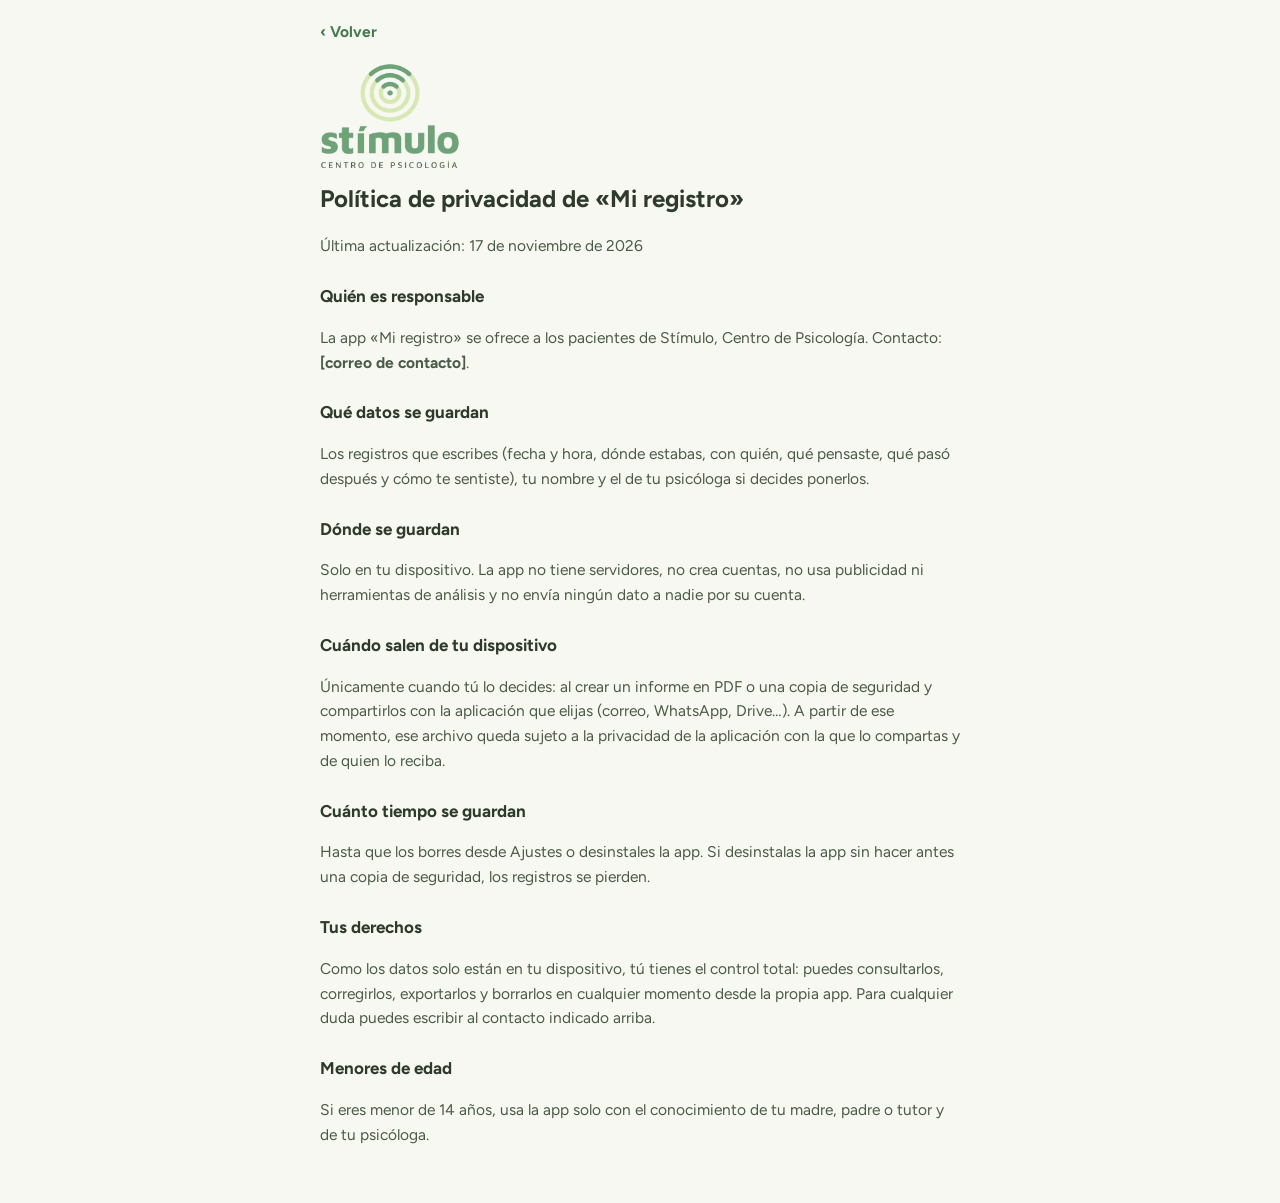
<file: mi-registro/app/privacidad.html>
<!DOCTYPE html>
<html lang="es">
<head>
<meta charset="utf-8">
<meta name="viewport" content="width=device-width, initial-scale=1, viewport-fit=cover">
<title>Política de privacidad · Mi registro</title>
<link rel="stylesheet" href="css/app.css">
<style>
  .doc{max-width:680px;margin:0 auto;padding:calc(20px + var(--sat)) 20px calc(40px + var(--sab));line-height:1.6;font-size:15.5px}
  .doc h1{font-size:24px;margin:10px 0 4px}
  .doc h2{font-size:17px;margin:24px 0 6px}
  .doc p,.doc li{color:var(--ink2)}
  .doc .back{display:inline-flex;gap:6px;align-items:center;color:var(--brand-strong);font-weight:700;text-decoration:none}
  .doc img{width:140px;display:block;margin:18px 0 6px}
</style>
</head>
<body>
<main class="doc">
  <a class="back" href="index.html#ajustes">‹ Volver</a>
  <img src="img/logo-full.png" alt="Stímulo, Centro de Psicología">
  <h1>Política de privacidad de «Mi registro»</h1>
  <p class="muted">Última actualización: 17 de noviembre de 2026</p>

  <h2>Quién es responsable</h2>
  <!-- RELLENAR antes de publicar: nombre o razón social, NIF y correo de contacto -->
  <p>La app «Mi registro» se ofrece a los pacientes de Stímulo, Centro de Psicología. Contacto: <strong>[correo de contacto]</strong>.</p>

  <h2>Qué datos se guardan</h2>
  <p>Los registros que escribes (fecha y hora, dónde estabas, con quién, qué pensaste, qué pasó después y cómo te sentiste), tu nombre y el de tu psicóloga si decides ponerlos.</p>

  <h2>Dónde se guardan</h2>
  <p>Solo en tu dispositivo. La app no tiene servidores, no crea cuentas, no usa publicidad ni herramientas de análisis y no envía ningún dato a nadie por su cuenta.</p>

  <h2>Cuándo salen de tu dispositivo</h2>
  <p>Únicamente cuando tú lo decides: al crear un informe en PDF o una copia de seguridad y compartirlos con la aplicación que elijas (correo, WhatsApp, Drive…). A partir de ese momento, ese archivo queda sujeto a la privacidad de la aplicación con la que lo compartas y de quien lo reciba.</p>

  <h2>Cuánto tiempo se guardan</h2>
  <p>Hasta que los borres desde Ajustes o desinstales la app. Si desinstalas la app sin hacer antes una copia de seguridad, los registros se pierden.</p>

  <h2>Tus derechos</h2>
  <p>Como los datos solo están en tu dispositivo, tú tienes el control total: puedes consultarlos, corregirlos, exportarlos y borrarlos en cualquier momento desde la propia app. Para cualquier duda puedes escribir al contacto indicado arriba.</p>

  <h2>Menores de edad</h2>
  <p>Si eres menor de 14 años, usa la app solo con el conocimiento de tu madre, padre o tutor y de tu psicóloga.</p>
</main>
</body>
</html>
</file>
<file: css/site.css>
/* Hallmark · shape: Index (field guide) · genre: editorial · theme: Hedgerow (deal 2/3, seed web-personal-desarrollador-pueblo-a6a5·eac12d9b·2026-11-21·r0) · redesign: full · draw: 796611 · job: try
 * hero: Stage (/), Counter (/app.html) · nav: masthead · footer: letter close · imagery: screenshots 2 (the apps' own captures) · signature: the two apps' real screens side by side on the first screen · hedgerow: hedge
 * axes: dark/high-contrast-serif/chromatic-green · posture: drenched · contrast: pass · fold: pass · v2.0.0 */
/* Hallmark · pre-emit critique: P3 H4 E4 S4 R5 V4 · weakest: P, a catalogue of two apps has little argument; let the real screens and the plain install steps carry it instead of adding claims */
/* Hallmark · swapped the draw's Map shape for an Index: the page lists two apps and has no system to map; the draw's Stage hero kept on the home page */
/* Hallmark · waive 77 · two rows under the chartreuse rule · the site lists only the two apps Nacho has published, and adding filler would invent content */
/* Hallmark · waive 44c · app.html with no id is the not-found state · a real ficha fills its first screen with the install panel */
/* Hallmark · waive 79 · the not-found ficha holds one head and one link · it is an error state, the real fichas reach the fold */
/* Hallmark · dismissed render · the font WARN comes from the linter loading woff2 over file://; served over http the Prata and Manrope files load, checked in the http captures */
/* Hallmark · reworded tagline "Apps sencillas y útiles para el día a día. Descárgalas gratis para Android o úsalas en el iPhone." to its first sentence, the rest moved beside the action · 58 names a two-sentence hero */
/* Hallmark · reworded "‹ Todas las apps" to "Volver a todas las apps" and "Ver" to "Ver la app" · 63 names glyphs glued to link text */
/* Hallmark · reworded "Aplicaciones" to "Las aplicaciones" · 54 and 67 name the tracked-caps label over the list, so it became the heading */
@import url("./tokens.css");
@import url("./base.css");

@font-face { font-family: "Prata"; font-weight: 400; font-display: swap; src: url(../fonts/prata-latin-400-normal.woff2) format("woff2"); }
@font-face { font-family: "Manrope"; font-weight: 400; font-display: swap; src: url(../fonts/manrope-latin-400-normal.woff2) format("woff2"); }
@font-face { font-family: "Manrope"; font-weight: 500; font-display: swap; src: url(../fonts/manrope-latin-500-normal.woff2) format("woff2"); }
@font-face { font-family: "Manrope"; font-weight: 700; font-display: swap; src: url(../fonts/manrope-latin-700-normal.woff2) format("woff2"); }

:root {
  --container: 1360px;
  --app: var(--color-paper-3);
  --app-tint: var(--color-paper-3);
  --color-qr-paper: var(--color-ink);
  --color-qr-ink: var(--color-paper-2);
}

body { font-size: 1.0625rem; line-height: 1.6; color: var(--color-ink-2); }
h1, h2, h3 { color: var(--color-ink); line-height: 1.08; }
a { text-decoration-color: var(--color-accent); }
a:hover { text-decoration-thickness: 2px; }

/* ---------- Masthead ---------- */
.top { border-bottom: var(--rule-hair) solid var(--color-muted); }
.top .container { display: flex; justify-content: center; padding-block: var(--space-md); }
.brand { display: inline-flex; align-items: center; gap: var(--space-sm); text-decoration: none; color: var(--color-ink); border-radius: var(--radius-pill); padding: var(--space-2xs) var(--space-md) var(--space-2xs) var(--space-2xs); }
.brand:hover b { text-decoration: underline; text-decoration-color: var(--color-accent); text-underline-offset: 0.18em; }
.mono { width: 44px; height: 44px; flex: none; display: grid; place-items: center; border: var(--rule-hair) solid var(--color-ink); font-family: var(--font-display); font-size: var(--text-xl); line-height: 1; color: var(--color-ink); }
.brand-name { display: flex; flex-direction: column; }
.brand b { font-family: var(--font-display); font-weight: 400; font-size: var(--text-xl); line-height: 1.1; }
.brand-name span { font-size: var(--text-sm); font-weight: 500; color: var(--color-muted); }

/* ---------- Hero, portada ---------- */
.hero { min-height: calc(100svh - 77px); display: flex; align-items: center; padding-block: var(--space-xl); }
.hero-grid { display: grid; grid-template-columns: minmax(0, 6fr) minmax(0, 6fr); gap: var(--space-3xl); align-items: center; }
.hero h1 { max-width: 13ch; }
.hero .lead { margin-top: var(--space-lg); color: var(--color-ink-2); max-width: 34ch; }
.actions { display: flex; flex-wrap: wrap; align-items: center; gap: var(--space-sm) var(--space-lg); margin-top: var(--space-xl); }
.hero .fine { font-size: var(--text-sm); font-weight: 500; color: var(--color-muted); }
.screens { display: grid; grid-template-columns: repeat(2, minmax(0, 1fr)); gap: var(--space-xl); justify-items: center; }
.screens figure { margin: 0; width: min(100%, 260px); }
.screens figure:nth-child(2) { margin-top: var(--space-3xl); }
.screens img { width: 100%; height: auto; aspect-ratio: 388 / 840; object-fit: cover; object-position: top; outline: var(--rule-hair) solid color-mix(in oklab, var(--color-ink) 8%, transparent); outline-offset: -1px; }
.screens figcaption { margin-top: var(--space-sm); font-size: var(--text-sm); font-weight: 500; color: var(--color-muted); }

/* ---------- Botones ---------- */
.btn { display: inline-flex; align-items: center; justify-content: center; gap: var(--space-sm); min-height: 48px; padding: var(--space-sm) var(--space-lg); border: 1.5px solid var(--color-accent); border-radius: var(--radius-pill); background: transparent; color: var(--color-accent); font-family: var(--font-body); font-size: var(--text-md); font-weight: 700; line-height: 1.2; text-decoration: none; white-space: nowrap; cursor: pointer; transition: background-color var(--dur-short) var(--ease-out), border-color var(--dur-short) var(--ease-out), color var(--dur-short) var(--ease-out); }
.btn svg { width: 20px; height: 20px; flex: none; }
.btn:hover { background: color-mix(in oklab, var(--color-accent) 12%, transparent); }
.btn:active { background: color-mix(in oklab, var(--color-accent) 22%, transparent); }
.btn--primary { background: var(--color-accent); color: var(--color-accent-ink); }
.btn--primary:hover { background: var(--color-accent-2); border-color: var(--color-accent-2); }
.btn--primary:active { background: var(--color-accent); border-color: var(--color-accent); }
.btn small { font-size: var(--text-sm); font-weight: 500; }
.btn:disabled { opacity: 0.5; cursor: not-allowed; }

/* ---------- Índice de apps ---------- */
.apps { padding-block: var(--section-gap-s) var(--section-gap); }
.apps-head { display: grid; grid-template-columns: minmax(0, 5fr) minmax(0, 7fr); gap: var(--gap-columns); align-items: end; margin-bottom: var(--space-2xl); }
.index { border-top: 1.5px solid var(--color-accent); }
.row { display: grid; grid-template-columns: 88px minmax(0, 4fr) minmax(0, 5fr) minmax(0, 2fr); gap: var(--space-lg) var(--gap-columns); align-items: center; padding-block: var(--space-xl); border-bottom: var(--rule-hair) solid var(--color-rule); text-decoration: none; color: inherit; transition: border-color var(--dur-short) var(--ease-out); }
.row:hover { border-bottom-color: var(--color-accent); }
.row:hover .go { text-decoration-thickness: 2px; }
.row h3 { font-size: var(--text-2xl); max-width: 16ch; }
.row .by { margin-top: var(--space-2xs); font-size: var(--text-sm); font-weight: 500; color: var(--color-muted); }
.row .desc { color: var(--color-ink-2); max-width: 46ch; }
.row .end { display: flex; flex-direction: column; align-items: flex-start; gap: var(--space-sm); }
.go { font-weight: 700; color: var(--color-ink); text-decoration: underline; text-decoration-color: var(--color-accent); text-underline-offset: 0.2em; white-space: nowrap; }
.meta { display: flex; flex-wrap: wrap; gap: var(--space-2xs) var(--space-md); font-size: var(--text-sm); font-weight: 500; color: var(--color-muted); }
.meta .status { color: var(--color-ink); }

.icon { position: relative; width: 88px; height: 88px; flex: none; display: grid; place-items: center; overflow: hidden; background: var(--app); }
.icon img { position: absolute; inset: 0; width: 100%; height: 100%; object-fit: cover; }
.icon .ph { font-family: var(--font-display); font-size: var(--text-2xl); color: var(--color-ink); }

/* ---------- Sobre mí, banda crema ---------- */
.about { background: var(--color-ink); color: var(--color-paper); padding-block: var(--section-gap-s); }
.about-grid { display: grid; grid-template-columns: minmax(0, 3fr) minmax(0, 9fr); gap: var(--gap-columns); align-items: start; }
.about .who { display: flex; align-items: center; gap: var(--space-sm); font-weight: 700; color: var(--color-paper); }
.about .mono { border-color: var(--color-paper); color: var(--color-paper); }
.about-text { font-family: var(--font-display); font-size: var(--text-display-s); line-height: 1.15; color: var(--color-paper); max-width: 24ch; text-wrap: balance; }

/* ---------- Pie ---------- */
footer { padding-block: var(--space-2xl) var(--space-3xl); }
footer .foot { display: flex; flex-wrap: wrap; justify-content: space-between; gap: var(--space-md); padding-top: var(--space-lg); border-top: var(--rule-hair) solid var(--color-muted); font-size: var(--text-sm); color: var(--color-muted); }

/* ---------- Ficha de app ---------- */
.app-hero { padding-block: var(--space-xl) var(--section-gap-s); }
.back { display: inline-flex; align-items: center; min-height: 44px; font-weight: 500; color: var(--color-ink-2); text-decoration: underline; text-decoration-color: var(--color-accent); text-underline-offset: 0.2em; margin-bottom: var(--space-xl); }
.app-grid { display: grid; grid-template-columns: minmax(0, 6fr) minmax(0, 5fr); gap: var(--space-3xl); align-items: start; }
.app-id .icon { width: 112px; height: 112px; margin-bottom: var(--space-lg); }
.app-id h1 { font-size: var(--text-display-s); max-width: 14ch; }
.app-id .by { margin-top: var(--space-sm); font-size: var(--text-md); font-weight: 500; color: var(--color-muted); }
.app-id .meta { margin-top: var(--space-md); }
.app-id .lead { margin-top: var(--space-xl); color: var(--color-ink-2); }

.install { background: var(--color-paper-3); border-top: 1.5px solid var(--color-accent); padding: var(--space-xl); }
.install h2 { font-size: var(--text-2xl); margin-bottom: var(--space-lg); }
.plat + .plat, #moreBox .plat:first-child { margin-top: var(--space-xl); padding-top: var(--space-xl); border-top: var(--rule-hair) solid var(--color-rule); }
.plat h3 { display: flex; align-items: center; gap: var(--space-xs); font-family: var(--font-body); font-weight: 700; font-size: var(--text-md); margin-bottom: var(--space-md); }
.plat h3 svg { width: 20px; height: 20px; }
.plat .btn { width: 100%; }
.plat .btn + .btn { margin-top: var(--space-sm); }
.steps { list-style: none; counter-reset: s; padding: 0; margin: var(--space-lg) 0 0; display: grid; gap: var(--space-md); }
.steps li { counter-increment: s; display: grid; grid-template-columns: 28px minmax(0, 1fr); gap: var(--space-sm); font-size: var(--text-sm); line-height: 1.55; color: var(--color-ink-2); }
.steps li::before { content: counter(s); font-family: var(--font-display); font-size: var(--text-xl); line-height: 1; color: var(--color-accent); }
.steps b { color: var(--color-ink); font-weight: 700; }
.ios-ico { display: inline-block; vertical-align: -4px; width: 18px; height: 18px; color: var(--color-accent); }
.qr { display: grid; grid-template-columns: 128px minmax(0, 1fr); gap: var(--space-md); align-items: center; padding-bottom: var(--space-xl); margin-bottom: var(--space-xl); border-bottom: var(--rule-hair) solid var(--color-rule); }
.qr .code { background: var(--color-qr-paper); padding: var(--space-xs); }
.qr .code svg { width: 100%; height: auto; }
.qr .code rect { fill: var(--color-qr-paper); }
.qr .code path { fill: var(--color-qr-ink); }
.qr p { font-size: var(--text-sm); color: var(--color-ink-2); }
.qr b { color: var(--color-ink); }
.more { margin-top: var(--space-lg); min-height: 44px; background: none; border: 0; padding: 0; color: var(--color-ink); font-family: var(--font-body); font-size: var(--text-sm); font-weight: 700; text-decoration: underline; text-decoration-color: var(--color-accent); text-underline-offset: 0.2em; cursor: pointer; }
.more:hover { text-decoration-thickness: 2px; }
.more:active { color: var(--color-ink-2); }
.note { margin-top: var(--space-lg); font-size: var(--text-sm); color: var(--color-muted); }
.soon h2 { margin-bottom: var(--space-sm); }

/* Capturas: un riel que se sale del contenedor */
.shots-sec { padding-block: var(--section-gap-s); background: var(--color-paper-2); }
.shots-sec h2 { margin-bottom: var(--space-2xl); }
.shots { display: flex; gap: var(--space-lg); overflow-x: auto; scroll-snap-type: x mandatory; padding-bottom: var(--space-md); scrollbar-color: var(--color-muted) var(--color-paper-2); }
.shots:focus-visible { outline-offset: 4px; }
.shots img { height: 560px; width: auto; flex: none; scroll-snap-align: start; outline: var(--rule-hair) solid color-mix(in oklab, var(--color-ink) 8%, transparent); outline-offset: -1px; }

/* Descripción y funciones */
.about-app { padding-block: var(--section-gap); }
.split { display: grid; grid-template-columns: minmax(0, 5fr) minmax(0, 7fr); gap: var(--gap-columns) var(--space-3xl); align-items: start; }
.split .copy p + p { margin-top: var(--space-md); }
.split .copy p:first-child { font-size: var(--text-lead); line-height: 1.5; color: var(--color-ink); }
.feat { list-style: none; padding: 0; margin: 0; border-top: 1.5px solid var(--color-accent); }
.feat li { padding-block: var(--space-md); border-bottom: var(--rule-hair) solid var(--color-rule); color: var(--color-ink); font-size: var(--text-lg); line-height: 1.4; }

.log { padding-block: 0 var(--section-gap); }
.log-grid { display: grid; grid-template-columns: minmax(0, 5fr) minmax(0, 7fr); gap: var(--space-2xl) var(--space-3xl); align-items: start; }
.log h2 { font-size: var(--text-2xl); margin-bottom: var(--space-lg); }
.changes { list-style: none; padding: 0; margin: 0; }
.changes li { padding-block: var(--space-sm); border-bottom: var(--rule-hair) solid var(--color-rule); }
.info { width: 100%; border-collapse: collapse; font-size: var(--text-md); }
.info th, .info td { padding: var(--space-sm) 0; border-bottom: var(--rule-hair) solid var(--color-rule); text-align: left; vertical-align: top; }
.info th { width: 40%; padding-right: var(--space-md); font-size: var(--text-sm); font-weight: 500; color: var(--color-muted); }
.info td { color: var(--color-ink); font-variant-numeric: tabular-nums; }
.hash { font-family: var(--font-outlier); font-size: var(--text-xs); word-break: break-all; color: var(--color-ink-2); }
.privacy-link { display: inline-flex; align-items: center; min-height: 44px; margin-top: var(--space-md); font-weight: 700; color: var(--color-ink); text-underline-offset: 0.2em; }
.missing { padding-block: var(--section-gap-s); }
.missing p { margin-top: var(--space-lg); }

/* ---------- Pantallas estrechas ---------- */
@media (max-width: 60rem) {
  .hero { min-height: 0; padding-block: var(--space-2xl) var(--space-3xl); }
  .hero-grid, .apps-head, .about-grid, .app-grid, .split, .log-grid { grid-template-columns: minmax(0, 1fr); gap: var(--space-xl); }
  .row { grid-template-columns: 72px minmax(0, 1fr); padding-block: var(--space-lg); }
  .row .icon { width: 72px; height: 72px; }
  .row .desc, .row .end { grid-column: 1 / -1; }
  .row .end { flex-direction: row; flex-wrap: wrap; justify-content: space-between; align-items: center; }
  .shots img { height: 440px; }
}
@media (max-width: 40rem) {
  .screens { gap: var(--space-md); }
  .screens figure:nth-child(2) { margin-top: var(--space-xl); }
  .install { padding: var(--space-lg); }
  .app-id .icon { width: 88px; height: 88px; }
  .qr { grid-template-columns: minmax(0, 1fr); }
  .shots img { height: 400px; }
}
</file>
<file: mi-registro/app/css/app.css>
/* Stímulo · Mi registro — estilos */
@font-face{font-family:Figtree;font-weight:400;font-display:swap;src:url(../fonts/Figtree_400Regular.ttf) format("truetype")}
@font-face{font-family:Figtree;font-weight:600;font-display:swap;src:url(../fonts/Figtree_600SemiBold.ttf) format("truetype")}
@font-face{font-family:Figtree;font-weight:700;font-display:swap;src:url(../fonts/Figtree_700Bold.ttf) format("truetype")}
@font-face{font-family:Figtree;font-weight:800;font-display:swap;src:url(../fonts/Figtree_800ExtraBold.ttf) format("truetype")}

:root{
  color-scheme:light;
  /* Paleta de Stímulo (tomada del logotipo) */
  --brand:#6EA377;          /* verde del logotipo */
  --brand-strong:#457A4F;   /* verde oscuro: botones y textos en verde (contraste AA) */
  --brand-soft:#D6E8B4;     /* verde claro de los anillos */
  --brand-tint:#EEF5E3;     /* fondo de acentos */
  --ink:#2E3A2B;            /* texto principal */
  --ink2:#4C5B48;           /* gris verdoso del logotipo */
  --muted:#7A8676;
  --bg:#F6F8F1; --surface:#FFFFFF; --surface2:#FAFBF7;
  --line:#E2E7DA; --grid:#E9EDE2;
  --danger:#A83A30;
  --shadow:0 1px 2px rgba(46,58,43,.04),0 6px 20px rgba(46,58,43,.06);
  --r:18px;
  --sat:var(--safe-area-inset-top, env(safe-area-inset-top, 0px));
  --sab:var(--safe-area-inset-bottom, env(safe-area-inset-bottom, 0px));
}
*{box-sizing:border-box;-webkit-tap-highlight-color:transparent}
html,body{margin:0;background:var(--bg);color:var(--ink);font-family:Figtree,system-ui,-apple-system,"Segoe UI",Roboto,sans-serif;-webkit-font-smoothing:antialiased}
body{min-height:100vh;overscroll-behavior-y:none}
button,input,textarea,select{font:inherit;color:inherit}
button{cursor:pointer}
[hidden]{display:none!important}
.wrap{max-width:560px;margin:0 auto;padding:calc(16px + var(--sat)) 16px calc(116px + var(--sab))}

header.top{display:flex;align-items:center;justify-content:space-between;margin:4px 2px 18px;gap:12px}
header.top h1{font-size:26px;font-weight:800;margin:0;letter-spacing:-.01em}
header.top .sub{color:var(--muted);font-size:14px}
.brandbar{display:flex;align-items:center;gap:10px}
.brandbar img{width:38px;height:38px}
.brandbar .t{line-height:1.1}
.brandbar .t b{display:block;font-size:20px;font-weight:800;color:var(--ink)}
.brandbar .t span{font-size:11px;letter-spacing:.16em;color:var(--ink2);text-transform:uppercase}

.view{display:none}
.view.on{display:block;animation:fade .18s ease-out}
@keyframes fade{from{opacity:.4}to{opacity:1}}
.card{background:var(--surface);border:1px solid var(--line);border-radius:var(--r);padding:18px;box-shadow:var(--shadow);margin-bottom:14px}
.card h2{font-size:16px;font-weight:700;margin:0 0 12px}
.card h2 small{display:block;font-weight:500;font-size:13px;color:var(--muted);margin-top:2px}
.note{font-size:14.5px;color:var(--ink2);line-height:1.5;margin:0}
.muted{color:var(--muted)}

/* Inicio */
.hero{text-align:center;padding:26px 18px 22px;position:relative;overflow:hidden}
.hero::before{content:"";position:absolute;inset:-60% -30% auto;height:150%;background:radial-gradient(circle at 50% 50%,transparent 0 30%,var(--brand-tint) 30% 34%,transparent 34% 44%,var(--brand-tint) 44% 48%,transparent 48%);pointer-events:none;opacity:.9}
.hero>*{position:relative}
.hero .lbl{font-size:13px;font-weight:700;color:var(--ink2);text-transform:uppercase;letter-spacing:.1em}
.hero .num{font-size:86px;line-height:1;font-weight:800;color:var(--brand-strong);margin:10px 0 6px;letter-spacing:-.03em;font-variant-numeric:tabular-nums}
.hero .cap{color:var(--ink2);font-size:15.5px}
.hero .since{color:var(--muted);font-size:13px;margin-top:4px}
.hero .welcome-logo{width:120px;margin:4px auto 10px;display:block}
.cta{display:flex;align-items:center;justify-content:center;gap:10px;width:100%;margin-top:20px;padding:16px;border:0;border-radius:14px;background:var(--brand-strong);color:#fff;font-weight:700;font-size:17px}
.cta svg{width:22px;height:22px}
.cta.ghost{background:var(--brand-tint);color:var(--brand-strong);margin-top:0}
.tiles{display:grid;grid-template-columns:1fr 1fr;gap:10px;margin-bottom:14px}
.tile{background:var(--surface);border:1px solid var(--line);border-radius:16px;padding:14px 14px 12px;box-shadow:var(--shadow)}
.tile .v{font-size:28px;font-weight:800;font-variant-numeric:tabular-nums;letter-spacing:-.02em}
.tile .v small{font-size:14px;font-weight:600;color:var(--muted);margin-left:2px}
.tile .k{font-size:13px;color:var(--ink2);margin-top:2px}
.report-card{display:flex;gap:14px;align-items:center;width:100%;text-align:left}
.report-card .ico{flex:none;width:46px;height:46px;border-radius:14px;background:var(--brand-tint);color:var(--brand-strong);display:flex;align-items:center;justify-content:center}
.report-card .ico svg{width:24px;height:24px}
.report-card b{display:block;font-size:16px}
.report-card span{font-size:14px;color:var(--ink2)}
.report-card .chev{margin-left:auto;color:var(--muted)}

.ios-tip{display:flex;gap:12px;align-items:flex-start;background:var(--brand-tint);border:1px solid var(--brand-soft);border-radius:16px;padding:14px;margin-bottom:14px;font-size:14px;color:var(--ink2);line-height:1.4}
.ios-tip svg{width:24px;height:24px;flex:none;color:#0A84FF}
.ios-tip b{display:block;color:var(--ink);font-size:15px;margin-bottom:2px}
.ios-tip button{border:0;background:none;font-size:22px;line-height:1;color:var(--muted);padding:0 2px;margin-left:auto}

/* Lista */
.day{font-size:13px;font-weight:700;color:var(--ink2);margin:18px 4px 8px}
.day::first-letter{text-transform:uppercase}
.day:first-child{margin-top:0}
.entry{display:flex;gap:14px;align-items:flex-start;width:100%;text-align:left;background:var(--surface);border:1px solid var(--line);border-radius:16px;padding:14px;margin-bottom:8px;box-shadow:var(--shadow)}
.entry .score{flex:none;width:46px;height:46px;border-radius:12px;background:var(--brand-tint);color:var(--brand-strong);display:flex;flex-direction:column;align-items:center;justify-content:center;font-weight:800;font-size:20px;line-height:1;font-variant-numeric:tabular-nums}
.entry .score small{font-size:10px;font-weight:600;color:var(--muted);margin-top:2px}
.entry .body{min-width:0;flex:1}
.entry .meta{font-size:13px;color:var(--muted)}
.entry .where{font-weight:600;margin-top:2px;overflow:hidden;text-overflow:ellipsis;white-space:nowrap}
.entry .thought{font-size:14px;color:var(--ink2);margin-top:3px;display:-webkit-box;-webkit-line-clamp:2;-webkit-box-orient:vertical;overflow:hidden}
.empty{text-align:center;padding:36px 20px;color:var(--ink2)}
.empty .ico{width:56px;height:56px;margin:0 auto 12px;border-radius:16px;background:var(--brand-tint);color:var(--brand-strong);display:flex;align-items:center;justify-content:center}
.empty .ico svg{width:28px;height:28px}
.empty p{margin:6px 0 0;font-size:15px}

/* Gráfica */
.seg{display:inline-flex;background:var(--surface);border:1px solid var(--line);border-radius:12px;padding:3px;margin-bottom:14px}
.seg button{border:0;background:transparent;padding:8px 14px;border-radius:9px;font-weight:600;font-size:14px;color:var(--ink2)}
.seg button.on{background:var(--brand-tint);color:var(--brand-strong)}
.chart{position:relative;width:100%;touch-action:pan-y}
.chart svg{display:block;width:100%;overflow:visible}
.chart text{font-family:inherit;fill:var(--muted);font-size:11px}
.tip{position:absolute;pointer-events:none;background:var(--ink);color:#fff;border-radius:10px;padding:8px 10px;font-size:12.5px;line-height:1.35;white-space:nowrap;transform:translate(-50%,calc(-100% - 12px));opacity:0;transition:opacity .12s;z-index:5}
.tip.on{opacity:1}
.tip b{font-size:15px}
.tip .t{max-width:220px;overflow:hidden;text-overflow:ellipsis}
.bars .row{display:grid;grid-template-columns:minmax(80px,38%) 1fr 64px;align-items:center;gap:10px;margin:9px 0}
.bars .lab{font-size:14px;overflow:hidden;text-overflow:ellipsis;white-space:nowrap}
.bars .track{height:12px;background:var(--grid);border-radius:4px;overflow:hidden}
.bars .fill{height:100%;background:var(--brand);border-radius:4px}
.bars .val{font-size:14px;font-weight:700;text-align:right;font-variant-numeric:tabular-nums}
.bars .val small{font-weight:500;color:var(--muted);font-size:12px;margin-left:3px}
.scale-note{display:flex;justify-content:space-between;font-size:12px;color:var(--muted);margin-top:4px}
.hint{font-size:12.5px;color:var(--muted);margin-top:6px}

/* Ajustes */
.btn{display:flex;align-items:center;gap:12px;width:100%;text-align:left;background:var(--surface2);border:1px solid var(--line);border-radius:14px;padding:14px;margin-bottom:10px;font-weight:600}
.btn svg{width:20px;height:20px;flex:none;color:var(--brand-strong)}
.btn.danger{color:var(--danger)}
.btn.danger svg{color:var(--danger)}
.btn span small{display:block;font-weight:400;color:var(--muted);font-size:13px;margin-top:1px}
.btn:last-child{margin-bottom:0}
.about{text-align:center}
.about img{width:150px;margin:6px auto 8px;display:block}
.about p{margin:4px 0;font-size:13px;color:var(--muted)}
.about a{color:var(--brand-strong)}

/* Formularios */
.field{background:var(--surface);border:1px solid var(--line);border-radius:16px;padding:14px;margin-bottom:10px}
.field label,.field .lbl{display:block;font-weight:700;font-size:15px;margin-bottom:8px}
.field input[type=text],.field input[type=datetime-local],.field input[type=date],.field textarea{width:100%;border:1px solid var(--line);background:var(--surface2);border-radius:12px;padding:12px;font-size:16px;outline:none;min-height:48px}
.field textarea{min-height:84px;resize:vertical;line-height:1.4}
.field input:focus,.field textarea:focus{border-color:var(--brand-strong);box-shadow:0 0 0 3px var(--brand-tint)}
.card .field{padding:0;border:0;box-shadow:none;margin-bottom:14px}
.chips{display:flex;flex-wrap:wrap;gap:6px;margin-top:8px}
.chips:empty{display:none}
.chip{border:1px solid var(--line);background:var(--surface2);border-radius:999px;padding:7px 12px;font-size:14px;color:var(--ink2)}
.chip.on{background:var(--brand-tint);border-color:var(--brand-strong);color:var(--brand-strong)}
.rate{display:grid;grid-template-columns:repeat(11,1fr);gap:4px}
.rate button{aspect-ratio:1/1.15;border:1px solid var(--line);background:var(--surface2);border-radius:9px;font-weight:700;font-size:15px;padding:0;font-variant-numeric:tabular-nums}
.rate button.on{background:var(--brand-strong);border-color:var(--brand-strong);color:#fff}
.rate-l{display:flex;justify-content:space-between;font-size:12.5px;color:var(--muted);margin-top:6px}
.err{color:var(--danger);font-size:13px;margin-top:6px;display:none}
.err.on{display:block}
.opts{display:grid;grid-template-columns:1fr 1fr;gap:8px}
.opt{border:1px solid var(--line);background:var(--surface2);border-radius:12px;padding:12px;font-weight:600;font-size:14.5px;text-align:center}
.opt.on{background:var(--brand-tint);border-color:var(--brand-strong);color:var(--brand-strong)}
.dates{display:grid;grid-template-columns:1fr 1fr;gap:8px;margin-top:10px}
.dates label{font-size:13px;font-weight:600;color:var(--ink2);margin-bottom:4px}
.check{display:flex;gap:12px;align-items:flex-start;font-size:15px;line-height:1.35}
.check input{width:22px;height:22px;accent-color:var(--brand-strong);flex:none;margin:0}
.check small{display:block;color:var(--muted);font-size:13px}

/* Navegación */
nav.bar{position:fixed;left:0;right:0;bottom:0;background:var(--surface);border-top:1px solid var(--line);z-index:20;padding-bottom:var(--sab)}
nav.bar .in{max-width:560px;margin:0 auto;display:grid;grid-template-columns:repeat(5,1fr);align-items:center;padding:6px 8px 8px}
nav.bar a{display:flex;flex-direction:column;align-items:center;gap:3px;text-decoration:none;color:var(--muted);font-size:11.5px;font-weight:600;padding:6px 0}
nav.bar a svg{width:23px;height:23px}
nav.bar a.on{color:var(--brand-strong)}
nav.bar .plus{justify-self:center;width:58px;height:58px;border-radius:19px;border:0;background:var(--brand-strong);color:#fff;display:flex;align-items:center;justify-content:center;margin-top:-24px;box-shadow:0 6px 18px rgba(69,122,79,.35)}
nav.bar .plus svg{width:28px;height:28px}

/* Hojas y diálogos */
.overlay{position:fixed;inset:0;background:rgba(30,40,28,.45);z-index:40;display:none;align-items:flex-end;justify-content:center}
.overlay.on{display:flex}
.sheet{background:var(--bg);width:100%;max-width:560px;max-height:calc(94vh - var(--sat));overflow:auto;border-radius:22px 22px 0 0;padding:8px 16px calc(22px + var(--sab));animation:up .22s ease-out}
@keyframes up{from{transform:translateY(30px);opacity:.6}to{transform:none;opacity:1}}
.grab{width:40px;height:5px;border-radius:3px;background:var(--line);margin:6px auto 10px}
.sheet-h{display:flex;justify-content:space-between;align-items:center;margin-bottom:10px}
.sheet-h h3{margin:0;font-size:20px;font-weight:800}
.x{border:0;background:var(--surface);width:38px;height:38px;border-radius:10px;display:flex;align-items:center;justify-content:center;color:var(--ink2)}
.actions{display:flex;gap:10px;margin-top:6px}
.actions .save{flex:1;border:0;background:var(--brand-strong);color:#fff;border-radius:14px;padding:16px;font-weight:700;font-size:17px;display:flex;align-items:center;justify-content:center;gap:10px}
.actions .save svg{width:20px;height:20px}
.actions .save:disabled{opacity:.6}
.actions .del{border:1px solid var(--line);background:var(--surface);color:var(--danger);border-radius:14px;padding:16px;font-weight:600}
#dlgWrap{align-items:center}
.dlg{background:var(--surface);border-radius:20px;padding:22px;max-width:340px;width:calc(100% - 40px)}
.dlg h4{margin:0 0 6px;font-size:18px}
.dlg p{margin:0 0 18px;color:var(--ink2);font-size:15px;line-height:1.45}
.dlg .row{display:flex;gap:10px;justify-content:flex-end}
.dlg button{border:0;border-radius:12px;padding:12px 16px;font-weight:700}
.dlg .no{background:var(--surface2);border:1px solid var(--line)}
.dlg .yes{background:var(--danger);color:#fff}
.dlg .yes.ok{background:var(--brand-strong)}
.toast{position:fixed;left:50%;bottom:calc(100px + var(--sab));transform:translateX(-50%) translateY(10px);background:var(--ink);color:#fff;padding:11px 16px;border-radius:12px;font-size:14px;font-weight:600;opacity:0;transition:all .2s;z-index:60;pointer-events:none;max-width:calc(100% - 32px);text-align:center}
.toast.on{opacity:1;transform:translateX(-50%) translateY(0)}
.spin{width:20px;height:20px;border:2.5px solid rgba(255,255,255,.4);border-top-color:#fff;border-radius:50%;animation:sp .8s linear infinite}
@keyframes sp{to{transform:rotate(360deg)}}
@media (forced-colors:active){.bars .fill{background:CanvasText}}
</file>
